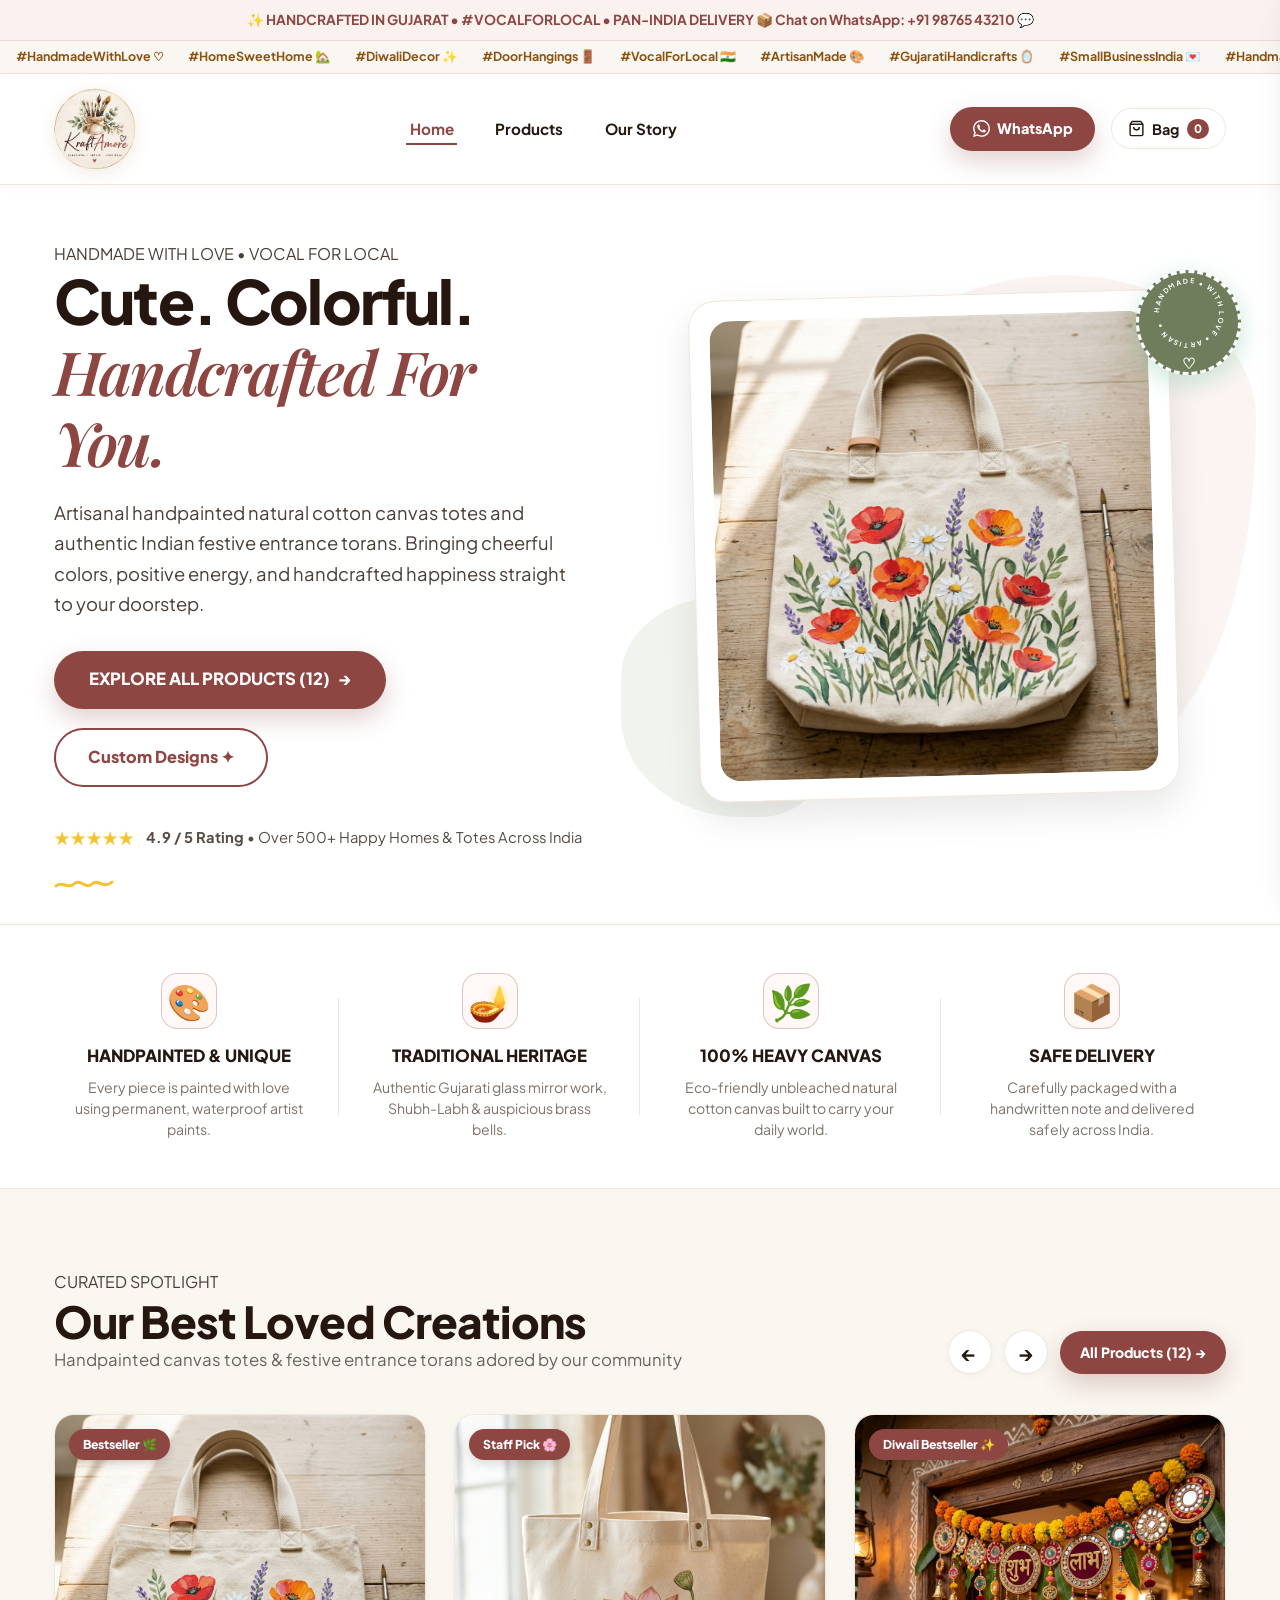
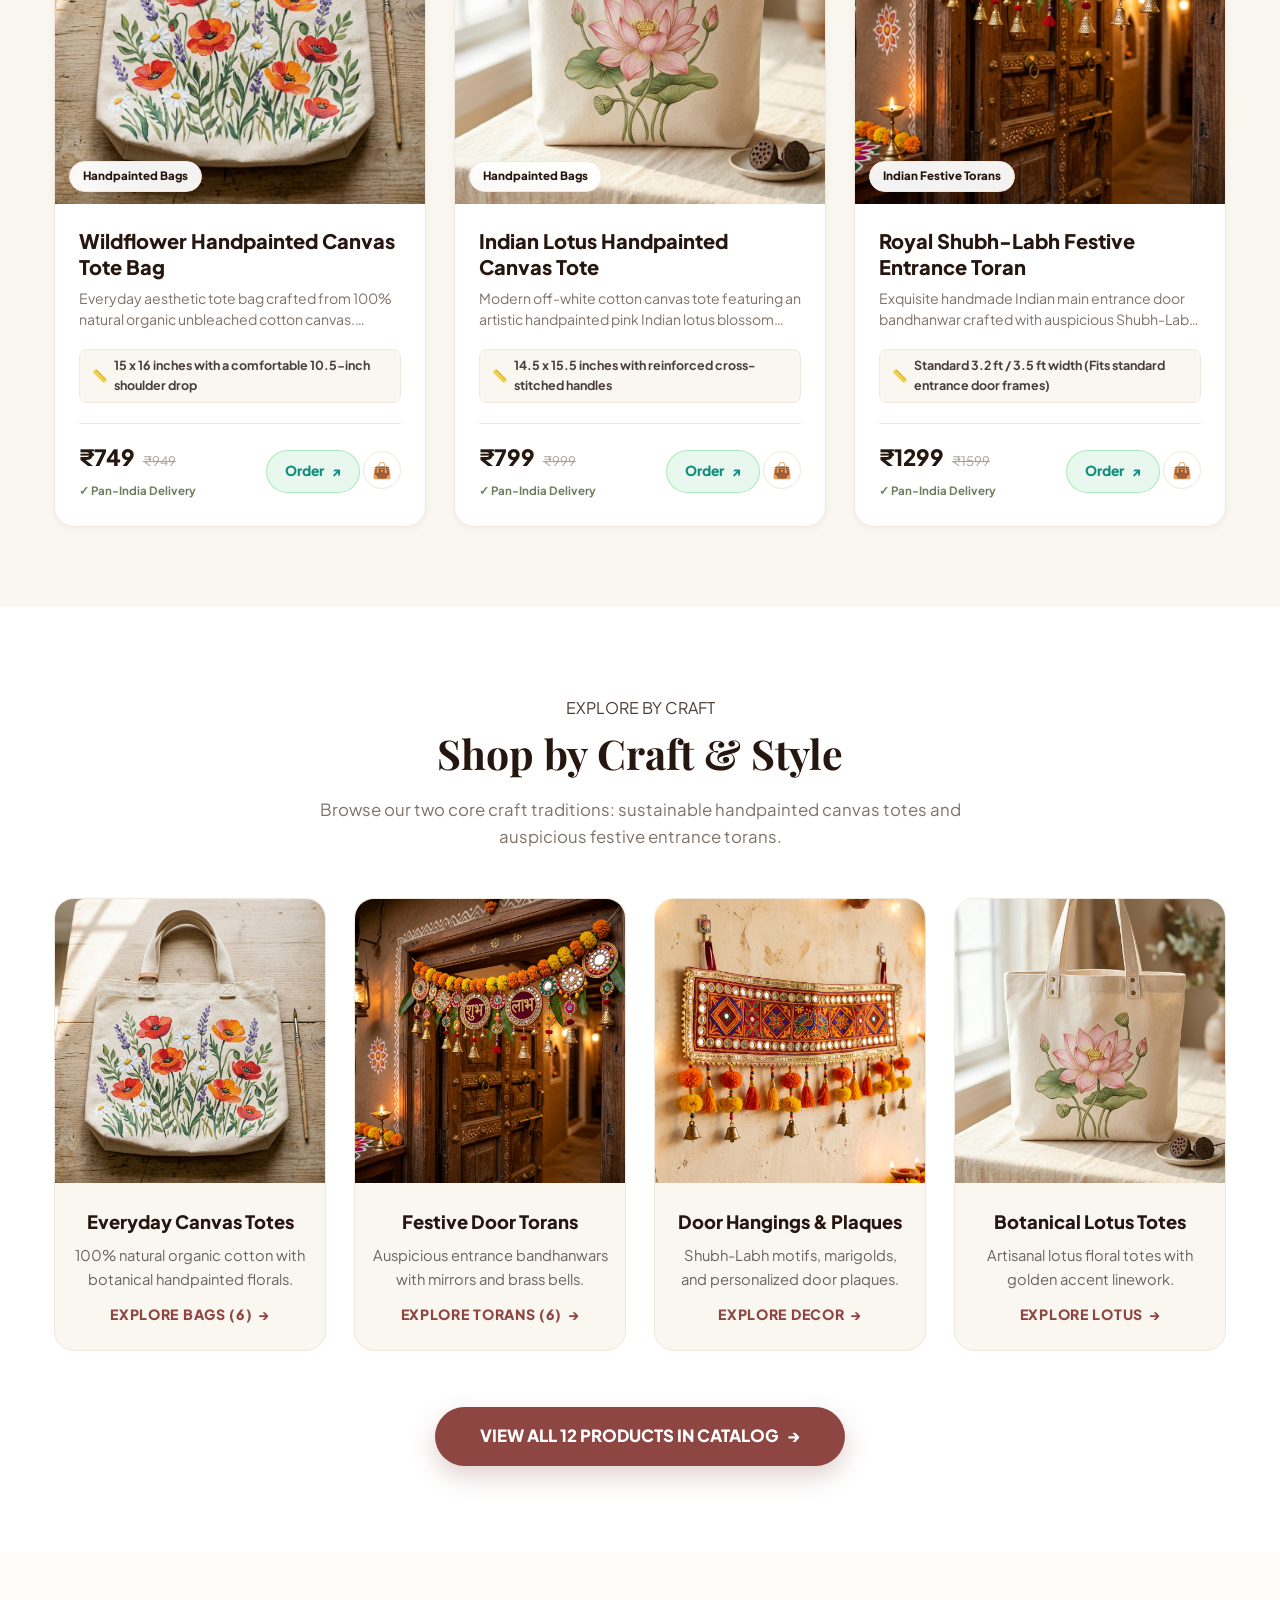
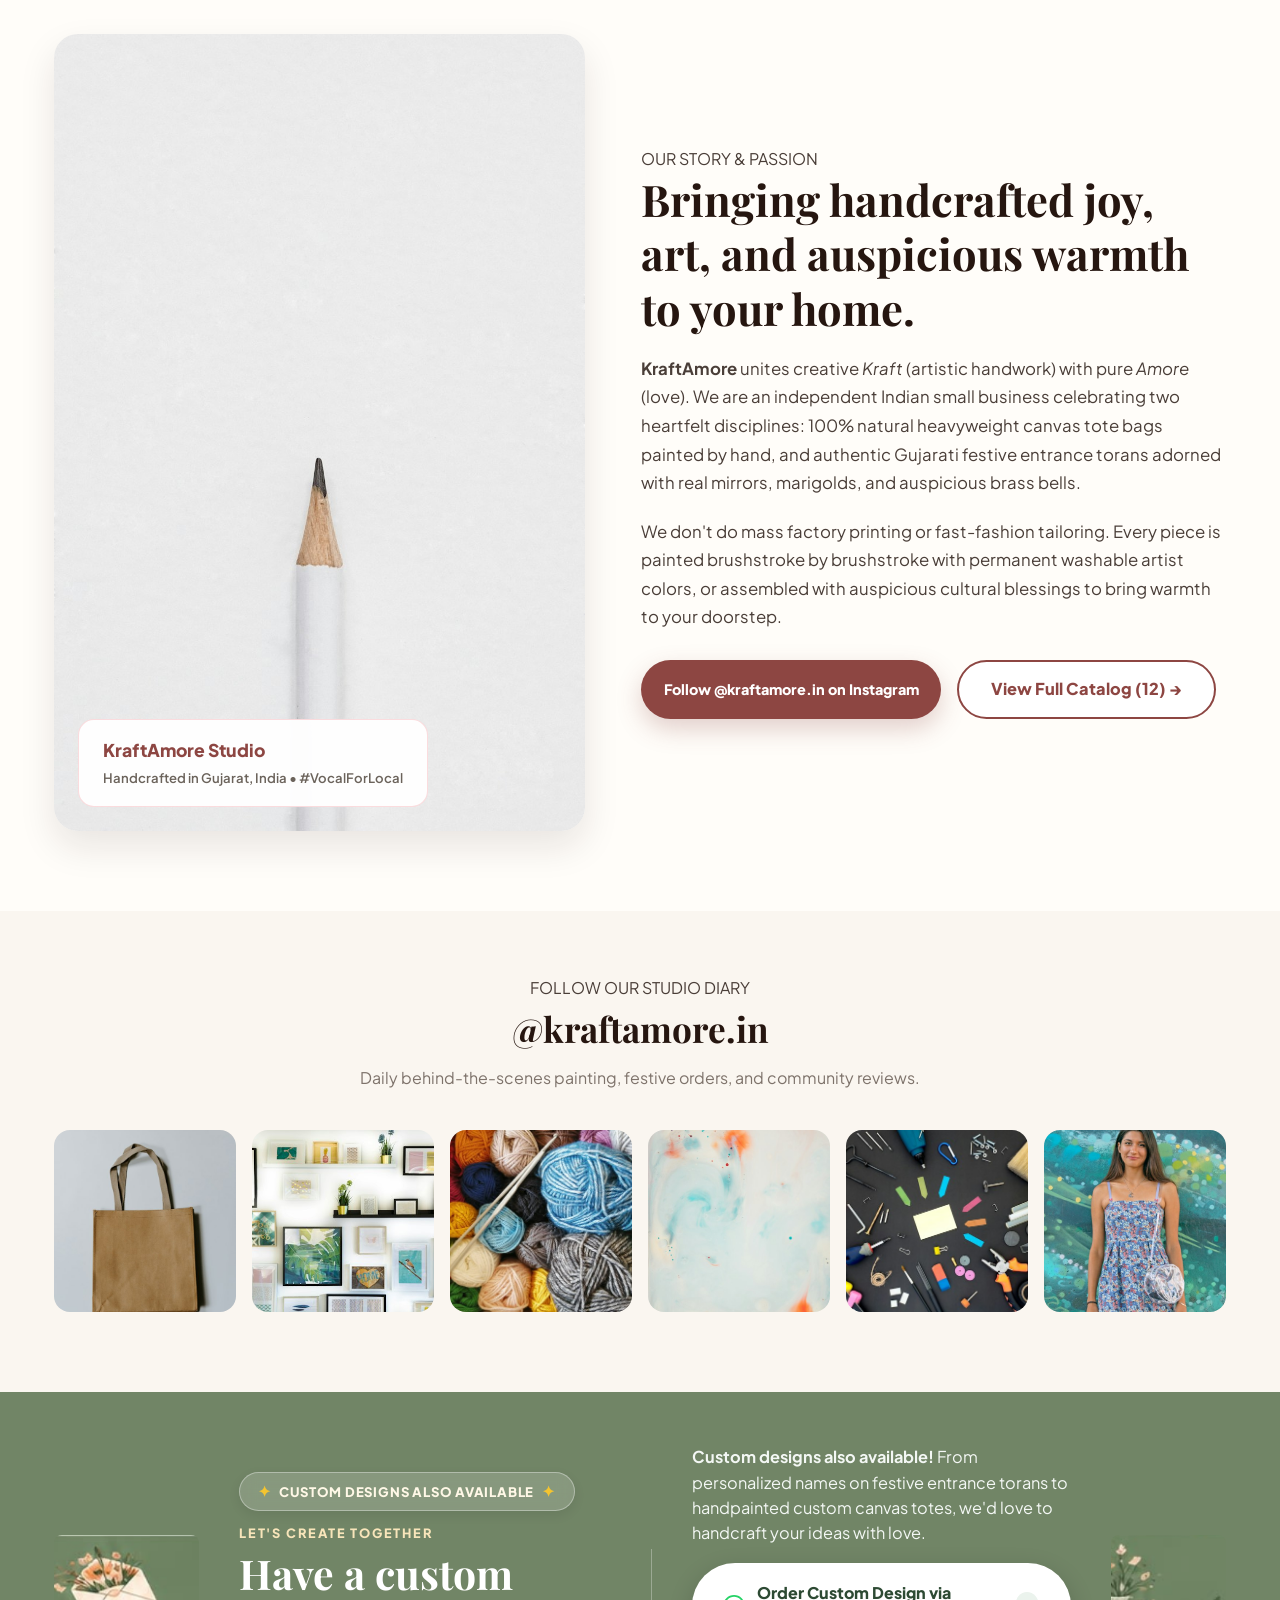
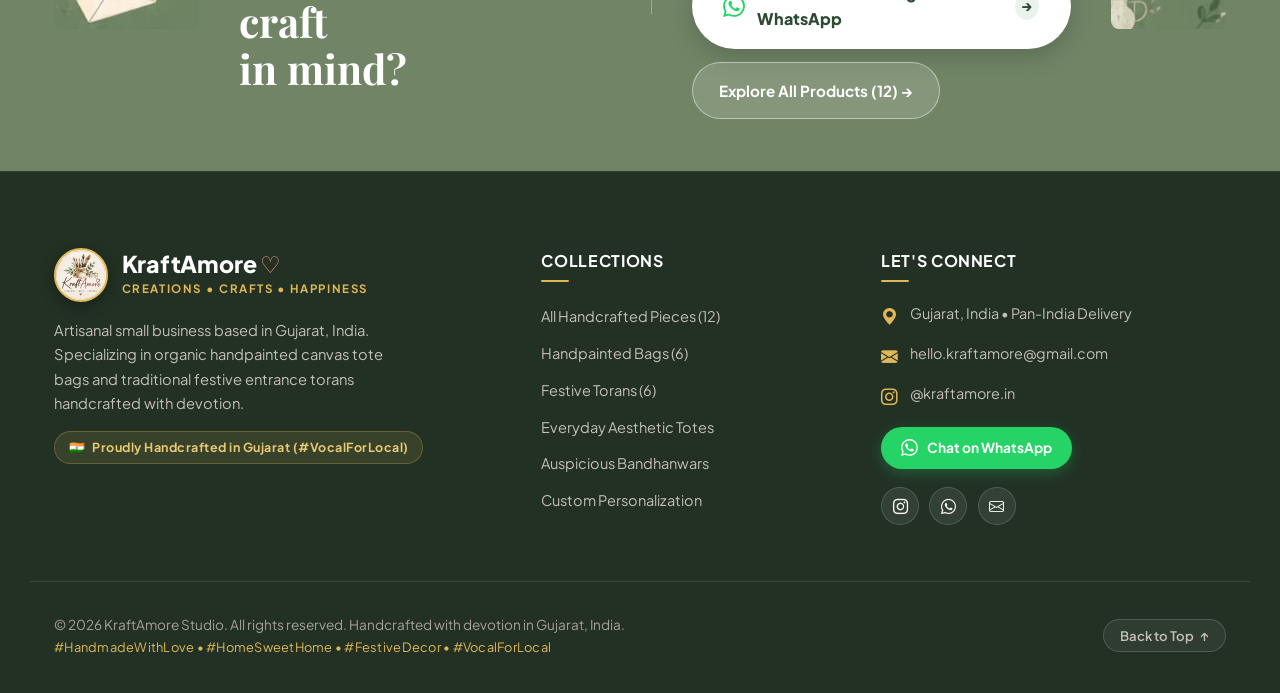
<file: index.html>
<!DOCTYPE html>
<html lang="en">
<head>
  <meta charset="UTF-8">
  <meta name="viewport" content="width=device-width, initial-scale=1.0">
  <title>KraftAmore — Handpainted Canvas Bags &amp; Indian Festive Torans</title>
  <meta name="description" content="KraftAmore: Creations • Crafts • Happiness. Handpainted organic cotton canvas bags and authentic Indian festive torans &amp; door hangings. Handcrafted with love in Gujarat, India • #VocalForLocal">
  <link rel="icon" type="image/png" href="assets/images/logo/logo.png">

  <!-- Google Fonts: Plus Jakarta Sans & Playfair Display (Reference Match) -->
  <link rel="preconnect" href="https://fonts.googleapis.com">
  <link rel="preconnect" href="https://fonts.gstatic.com" crossorigin>
  <link href="https://fonts.googleapis.com/css2?family=Playfair+Display:ital,wght@0,600;0,700;1,600;1,700&family=Plus+Jakarta+Sans:wght@400;500;600;700;800&display=swap" rel="stylesheet">

  <!-- Reference Stylesheet -->
  <link rel="stylesheet" href="assets/css/modern.css">
  <link rel="stylesheet" href="https://cdn.jsdelivr.net/npm/bootstrap-icons@1.11.3/font/bootstrap-icons.min.css">
</head>
<body>

  <!-- =========================================================================
       1. TOP ANNOUNCEMENT & CULTURAL HASHTAGS BARS
       ========================================================================= -->
  <aside class="top-announcement-bar">
    <div class="container announcement-inner">
      <span>✨ HANDCRAFTED IN GUJARAT • #VOCALFORLOCAL • PAN-INDIA DELIVERY 📦</span>
      <a href="https://wa.me/919876543210" target="_blank" rel="noopener noreferrer" class="announcement-link">
        Chat on WhatsApp: +91 98765 43210 💬
      </a>
    </div>
  </aside>

  <div class="cultural-hashtags-subbar">
    <div class="hashtag-track-scroll">
      <span class="hash-tag-pill">#HandmadeWithLove ♡</span>
      <span class="hash-tag-pill">#HomeSweetHome 🏡</span>
      <span class="hash-tag-pill">#DiwaliDecor ✨</span>
      <span class="hash-tag-pill">#DoorHangings 🚪</span>
      <span class="hash-tag-pill">#VocalForLocal 🇮🇳</span>
      <span class="hash-tag-pill">#ArtisanMade 🎨</span>
      <span class="hash-tag-pill">#GujaratiHandicrafts 🪞</span>
      <span class="hash-tag-pill">#SmallBusinessIndia 💌</span>
      <span class="hash-tag-pill">#HandmadeWithLove ♡</span>
      <span class="hash-tag-pill">#HomeSweetHome 🏡</span>
      <span class="hash-tag-pill">#DiwaliDecor ✨</span>
      <span class="hash-tag-pill">#DoorHangings 🚪</span>
      <span class="hash-tag-pill">#VocalForLocal 🇮🇳</span>
      <span class="hash-tag-pill">#ArtisanMade 🎨</span>
      <span class="hash-tag-pill">#GujaratiHandicrafts 🪞</span>
      <span class="hash-tag-pill">#SmallBusinessIndia 💌</span>
    </div>
  </div>

  <!-- =========================================================================
       2. MAIN NAVIGATION HEADER
       - Prominent Circular Logo
       - Clean single "Products" link (no categories in top nav)
       - Coral WhatsApp CTA & Bag Counter
       ========================================================================= -->
  <header class="main-nav-header">
    <div class="container nav-inner-container">
      
      <!-- Brand Identity Lockup with Official Round Logo -->
      <a href="index.html" class="brand-identity-lockup" aria-label="KraftAmore Home">
        <img src="assets/images/logo/logo.png" alt="KraftAmore - Creations • Crafts • Happiness" class="brand-circle-logo">
      </a>

      <!-- Clean Navigation Links -->
      <nav>
        <ul class="site-menu-links" id="nav-links">
          <li><a href="index.html" class="menu-link-item active">Home</a></li>
          <li><a href="products.html" class="menu-link-item">Products</a></li>
          <li><a href="#about" class="menu-link-item">Our Story</a></li>
        </ul>
      </nav>

      <!-- Header Actions -->
      <div class="header-actions-wrap">
        <!-- Direct WhatsApp Pill Button -->
        <a href="https://wa.me/919876543210?text=Hi%20KraftAmore!%20I%20would%20like%20to%20inquire%20about%20your%20handcrafted%20creations." 
           class="btn-pill-coral wa-link" 
           target="_blank" 
           rel="noopener noreferrer" 
           title="Inquire on WhatsApp">
          <svg width="17" height="17" viewBox="0 0 24 24" fill="currentColor">
            <path d="M17.472 14.382c-.297-.149-1.758-.867-2.03-.967-.273-.099-.471-.148-.67.15-.197.297-.767.966-.94 1.164-.173.199-.347.223-.644.075-.297-.15-1.255-.463-2.39-1.475-.883-.788-1.48-1.761-1.653-2.059-.173-.297-.018-.458.13-.606.134-.133.298-.347.446-.52.149-.174.198-.298.298-.497.099-.198.05-.371-.025-.52-.075-.149-.669-1.612-.916-2.207-.242-.579-.487-.5-.669-.51-.173-.008-.371-.01-.57-.01-.198 0-.52.074-.792.372-.272.297-1.04 1.016-1.04 2.479 0 1.462 1.065 2.875 1.213 3.074.149.198 2.096 3.2 5.077 4.487.709.306 1.262.489 1.694.625.712.227 1.36.195 1.871.118.571-.085 1.758-.719 2.006-1.413.248-.694.248-1.289.173-1.413-.074-.124-.272-.198-.57-.347m-5.421 7.403h-.004a9.87 9.87 0 01-5.031-1.378l-.361-.214-3.741.982.998-3.648-.235-.374a9.86 9.86 0 01-1.51-5.26c.001-5.45 4.436-9.884 9.888-9.884 2.64 0 5.122 1.03 6.988 2.898a9.825 9.825 0 012.893 6.994c-.003 5.45-4.437 9.884-9.888 9.884m8.413-18.297A11.815 11.815 0 0012.05 0C5.495 0 .16 5.335.157 11.892c0 2.096.547 4.142 1.588 5.945L.057 24l6.305-1.654a11.882 11.882 0 005.683 1.448h.005c6.554 0 11.89-5.335 11.893-11.893a11.821 11.821 0 00-3.48-8.413Z"/>
          </svg>
          <span>WhatsApp</span>
        </a>

        <!-- Inquiry Bag Trigger -->
        <button class="btn-bag-counter" id="open-bag-btn" title="View Inquiry Bag">
          <svg width="17" height="17" viewBox="0 0 24 24" fill="none" stroke="currentColor" stroke-width="2"><path d="M6 2L3 6v14a2 2 0 0 0 2 2h14a2 2 0 0 0 2-2V6l-3-4z"/><line x1="3" y1="6" x2="21" y2="6"/><path d="M16 10a4 4 0 0 1-8 0"/></svg>
          <span>Bag</span>
          <span class="bag-badge-pill" id="bag-count-badge">0</span>
        </button>

        <!-- Mobile Menu Hamburger -->
        <button class="mobile-nav-btn" id="mobile-menu-toggle" aria-label="Toggle navigation">
          <span></span>
          <span></span>
          <span></span>
        </button>
      </div>

    </div>
  </header>

  <main>
    <!-- =========================================================================
         3. HERO SECTION (INSPIRED BY REFERENCE DESIGN)
         "Cute. Colorful. Handcrafted For You."
         Pastel organic blobs, mint rotating scallop badge, doodle accents
         ========================================================================= -->
    <section class="reference-hero-section">
      <div class="container hero-layout-grid">
        
        <!-- Left: Catchy Headline & CTAs -->
        <div class="hero-left-content">
          
          <!-- Playful Doodle Squiggle -->
          <svg class="hero-doodle-squiggle" width="60" height="16" viewBox="0 0 60 16" fill="none">
            <path d="M2 10C8 4 14 14 20 8C26 2 32 14 38 8C44 2 50 14 58 6" stroke="#F4C430" stroke-width="3" stroke-linecap="round"/>
          </svg>

          <span class="section-eyebrow">HANDMADE WITH LOVE • VOCAL FOR LOCAL</span>

          <h1 class="hero-main-headline">
            Cute. Colorful.<br>
            <span class="coral-accent">Handcrafted For You.</span>
          </h1>

          <p class="hero-supporting-desc">
            Artisanal handpainted natural cotton canvas totes and authentic Indian festive entrance torans. Bringing cheerful colors, positive energy, and handcrafted happiness straight to your doorstep.
          </p>

          <div class="hero-cta-button-group">
            <a href="products.html" class="btn-hero-solid">
              <span>EXPLORE ALL PRODUCTS (12)</span>
              <span>→</span>
            </a>
            <a href="#custom-cta" class="btn-hero-outline">
              <span>Custom Designs ✦</span>
            </a>
          </div>

          <!-- Customer Trust Rating -->
          <div style="display: flex; align-items: center; gap: 0.75rem; margin-top: 2rem; font-size: 0.92rem; color: #554D45;">
            <span style="color: #F4C430; font-size: 1.15rem;">★★★★★</span>
            <span><strong>4.9 / 5 Rating</strong> • Over 500+ Happy Homes &amp; Totes Across India</span>
          </div>

        </div>

        <!-- Right: Showcase Stage with Pastel Blobs & Mint Scallop Seal -->
        <div class="hero-right-stage">
          
          <!-- Organic Pastel Blobs -->
          <div class="pastel-blob-peach"></div>
          <div class="pastel-blob-mint"></div>

          <!-- Showcase Image Card -->
          <div class="showcase-stage-box">
            <img src="assets/images/hero/hero-craft-showcase.jpg" alt="KraftAmore Handcrafted Canvas Bag &amp; Festive Toran Collection" class="showcase-main-photo">
          </div>

          <!-- Rotating Mint Scallop Badge Seal -->
          <div class="mint-scallop-seal" title="100% Handmade with Love">
            <svg viewBox="0 0 100 100" class="rotating-text-svg">
              <path id="scallopCirclePath" d="M 50, 50 m -37, 0 a 37,37 0 1,1 74,0 a 37,37 0 1,1 -74,0" fill="none"/>
              <text font-size="8.5" font-weight="700" letter-spacing="2" fill="#FFFFFF">
                <textPath href="#scallopCirclePath" startOffset="0%">
                  HANDMADE • WITH LOVE • ARTISAN •
                </textPath>
              </text>
            </svg>
            <span class="heart">♡</span>
          </div>

        </div>

      </div>
    </section>

    <!-- =========================================================================
         4. FOUR VALUE PILLARS BAR (MATCHING REFERENCE DESIGN)
         ========================================================================= -->
    <section class="reference-pillars-section">
      <div class="container reference-pillars-grid">
        
        <div class="ref-pillar-item">
          <div class="ref-pillar-icon">🎨</div>
          <h4 class="ref-pillar-title">HANDPAINTED &amp; UNIQUE</h4>
          <p class="ref-pillar-desc">Every piece is painted with love using permanent, waterproof artist paints.</p>
        </div>

        <div class="ref-pillar-item">
          <div class="ref-pillar-icon">🪔</div>
          <h4 class="ref-pillar-title">TRADITIONAL HERITAGE</h4>
          <p class="ref-pillar-desc">Authentic Gujarati glass mirror work, Shubh-Labh &amp; auspicious brass bells.</p>
        </div>

        <div class="ref-pillar-item">
          <div class="ref-pillar-icon">🌿</div>
          <h4 class="ref-pillar-title">100% HEAVY CANVAS</h4>
          <p class="ref-pillar-desc">Eco-friendly unbleached natural cotton canvas built to carry your daily world.</p>
        </div>

        <div class="ref-pillar-item">
          <div class="ref-pillar-icon">📦</div>
          <h4 class="ref-pillar-title">SAFE DELIVERY</h4>
          <p class="ref-pillar-desc">Carefully packaged with a handwritten note and delivered safely across India.</p>
        </div>

      </div>
    </section>

    <!-- =========================================================================
         5. INTERACTIVE FEATURED CAROUSEL (BAGS & TORANS)
         ========================================================================= -->
    <section class="home-carousel-section" id="featured-carousel">
      <div class="container">
        
        <div class="carousel-heading-row">
          <div>
            <span class="section-eyebrow">CURATED SPOTLIGHT</span>
            <h2 class="carousel-section-title">Our Best Loved Creations</h2>
            <p style="color: #6B635B; font-size: 1.05rem;">Handpainted canvas totes &amp; festive entrance torans adored by our community</p>
          </div>

          <div class="carousel-nav-arrows">
            <button class="carousel-arrow-btn" id="carousel-prev" aria-label="Previous slide" title="Previous">←</button>
            <button class="carousel-arrow-btn" id="carousel-next" aria-label="Next slide" title="Next">→</button>
            <a href="products.html" class="btn-pill-coral" style="padding: 0.65rem 1.25rem; font-size: 0.88rem;">
              All Products (12) →
            </a>
          </div>
        </div>

        <!-- Carousel Track Viewport -->
        <div class="carousel-viewport">
          <div class="carousel-track" id="carousel-track">
            <!-- Dynamically populated from PRODUCTS_DATA via modern.js -->
          </div>
        </div>

        <!-- Carousel Navigation Dots -->
        <div class="carousel-dots-wrap" id="carousel-dots"></div>

      </div>
    </section>

    <!-- =========================================================================
         6. SHOP BY STYLE / CRAFT (MATCHING REFERENCE DESIGN 4-CARD GRID)
         ========================================================================= -->
    <section class="shop-by-style-section">
      <div class="container">
        
        <div style="text-align: center; max-width: 680px; margin: 0 auto 3rem;">
          <span class="section-eyebrow">EXPLORE BY CRAFT</span>
          <h2 style="font-family: var(--font-serif); font-size: clamp(2rem, 3.2vw, 2.75rem); color: var(--text-dark); margin-bottom: 0.65rem;">
            Shop by Craft &amp; Style
          </h2>
          <p style="color: var(--text-muted); font-size: 1.05rem;">
            Browse our two core craft traditions: sustainable handpainted canvas totes and auspicious festive entrance torans.
          </p>
        </div>

        <div class="style-cards-grid">
          
          <!-- Style Card 1: Everyday Totes -->
          <div class="style-card-box">
            <div class="style-img-wrap">
              <img src="assets/images/products/totes/wildflower-canvas-tote.jpg" alt="Handpainted Canvas Tote Bag" class="style-card-img">
            </div>
            <div class="style-body-content">
              <h3 class="style-name-title">Everyday Canvas Totes</h3>
              <p style="color: #6B635B; font-size: 0.92rem; margin-bottom: 0.75rem;">100% natural organic cotton with botanical handpainted florals.</p>
              <a href="products.html?category=bags" class="style-link-action">
                <span>Explore Bags (6)</span>
                <span>→</span>
              </a>
            </div>
          </div>

          <!-- Style Card 2: Festive Entrance Torans -->
          <div class="style-card-box">
            <div class="style-img-wrap">
              <img src="assets/images/products/torans/royal-shubh-labh-toran.jpg" alt="Indian Festive Toran Bandhanwar" class="style-card-img">
            </div>
            <div class="style-body-content">
              <h3 class="style-name-title">Festive Door Torans</h3>
              <p style="color: #6B635B; font-size: 0.92rem; margin-bottom: 0.75rem;">Auspicious entrance bandhanwars with mirrors and brass bells.</p>
              <a href="products.html?category=torans" class="style-link-action">
                <span>Explore Torans (6)</span>
                <span>→</span>
              </a>
            </div>
          </div>

          <!-- Style Card 3: Door Hangings & Plaques -->
          <div class="style-card-box">
            <div class="style-img-wrap">
              <img src="assets/images/products/torans/gujarati-mirror-toran.jpg" alt="Home Sweet Home Door Hangings" class="style-card-img">
            </div>
            <div class="style-body-content">
              <h3 class="style-name-title">Door Hangings &amp; Plaques</h3>
              <p style="color: #6B635B; font-size: 0.92rem; margin-bottom: 0.75rem;">Shubh-Labh motifs, marigolds, and personalized door plaques.</p>
              <a href="products.html?category=torans" class="style-link-action">
                <span>Explore Decor</span>
                <span>→</span>
              </a>
            </div>
          </div>

          <!-- Style Card 4: Zipper Pouches & Minis -->
          <div class="style-card-box">
            <div class="style-img-wrap">
              <img src="assets/images/products/totes/botanical-lineart-tote.jpg" alt="Indian Lotus Handpainted Tote" class="style-card-img">
            </div>
            <div class="style-body-content">
              <h3 class="style-name-title">Botanical Lotus Totes</h3>
              <p style="color: #6B635B; font-size: 0.92rem; margin-bottom: 0.75rem;">Artisanal lotus floral totes with golden accent linework.</p>
              <a href="products.html?category=bags" class="style-link-action">
                <span>Explore Lotus</span>
                <span>→</span>
              </a>
            </div>
          </div>

        </div>

        <!-- Big Center CTA Button -->
        <div style="text-align: center; margin-top: 3.5rem;">
          <a href="products.html" class="btn-hero-solid" style="padding: 1rem 2.8rem; font-size: 1.05rem;">
            <span>VIEW ALL 12 PRODUCTS IN CATALOG</span>
            <span>→</span>
          </a>
        </div>

      </div>
    </section>

    <!-- =========================================================================
         7. OUR STORY (AUTHENTIC SMALL BUSINESS CRAFT)
         ========================================================================= -->
    <section class="about-section" id="about" style="padding: 5rem 0;">
      <div class="container">
        
        <div style="display: grid; grid-template-columns: 1fr 1.1fr; gap: 3.5rem; align-items: center;">
          <div>
            <div style="position: relative; border-radius: 24px; overflow: hidden; box-shadow: var(--shadow-lg);">
              <img src="assets/images/hero/maker-studio.jpg" alt="KraftAmore Studio Crafting" style="width: 100%; height: auto; display: block;">
              <div style="position: absolute; bottom: 1.5rem; left: 1.5rem; background: rgba(255, 255, 255, 0.95); backdrop-filter: blur(8px); padding: 1rem 1.5rem; border-radius: 16px; border: 1px solid rgba(232, 80, 91, 0.2);">
                <div style="font-weight: 800; color: var(--coral-primary); font-size: 1.1rem;">KraftAmore Studio</div>
                <small style="color: #6B635B; font-size: 0.82rem; font-weight: 600;">Handcrafted in Gujarat, India • #VocalForLocal</small>
              </div>
            </div>
          </div>

          <div>
            <span class="section-eyebrow">OUR STORY &amp; PASSION</span>
            <h2 style="font-family: var(--font-serif); font-size: clamp(2.2rem, 3.4vw, 3rem); color: var(--text-dark); margin-bottom: 1.25rem; line-height: 1.25;">
              Bringing handcrafted joy, art, and auspicious warmth to your home.
            </h2>
            <p style="color: var(--text-body); font-size: 1.05rem; line-height: 1.7; margin-bottom: 1.25rem;">
              <strong>KraftAmore</strong> unites creative <em>Kraft</em> (artistic handwork) with pure <em>Amore</em> (love). We are an independent Indian small business celebrating two heartfelt disciplines: 100% natural heavyweight canvas tote bags painted by hand, and authentic Gujarati festive entrance torans adorned with real mirrors, marigolds, and auspicious brass bells.
            </p>
            <p style="color: var(--text-body); font-size: 1.05rem; line-height: 1.7; margin-bottom: 1.75rem;">
              We don't do mass factory printing or fast-fashion tailoring. Every piece is painted brushstroke by brushstroke with permanent washable artist colors, or assembled with auspicious cultural blessings to bring warmth to your doorstep.
            </p>
            <div style="display: flex; gap: 1rem; flex-wrap: wrap;">
              <a href="https://www.instagram.com/kraftamore.in" target="_blank" rel="noopener noreferrer" class="btn-pill-coral">
                <span>Follow @kraftamore.in on Instagram</span>
              </a>
              <a href="products.html" class="btn-hero-outline">
                <span>View Full Catalog (12) →</span>
              </a>
            </div>
          </div>
        </div>

      </div>
    </section>

    <!-- =========================================================================
         9. INSTAGRAM LOOKBOOK FEED
         ========================================================================= -->
    <section class="lookbook-section" style="padding: 4rem 0 5rem; background-color: var(--bg-section-alt);">
      <div class="container">
        
        <div style="text-align: center; margin-bottom: 2.5rem;">
          <span class="section-eyebrow">FOLLOW OUR STUDIO DIARY</span>
          <h2 style="font-family: var(--font-serif); font-size: 2.2rem; color: var(--text-dark); margin-bottom: 0.5rem;">
            @kraftamore.in
          </h2>
          <p style="color: var(--text-muted); font-size: 1rem;">Daily behind-the-scenes painting, festive orders, and community reviews.</p>
        </div>

        <div style="display: grid; grid-template-columns: repeat(auto-fill, minmax(180px, 1fr)); gap: 1rem;">
          <a href="https://www.instagram.com/kraftamore.in" target="_blank" rel="noopener noreferrer" style="border-radius: 16px; overflow: hidden; display: block; aspect-ratio: 1; position: relative;">
            <img src="assets/images/instagram/ig-post-1.jpg" alt="Instagram Post" style="width: 100%; height: 100%; object-fit: cover;">
          </a>
          <a href="https://www.instagram.com/kraftamore.in" target="_blank" rel="noopener noreferrer" style="border-radius: 16px; overflow: hidden; display: block; aspect-ratio: 1; position: relative;">
            <img src="assets/images/instagram/ig-post-2.jpg" alt="Instagram Post" style="width: 100%; height: 100%; object-fit: cover;">
          </a>
          <a href="https://www.instagram.com/kraftamore.in" target="_blank" rel="noopener noreferrer" style="border-radius: 16px; overflow: hidden; display: block; aspect-ratio: 1; position: relative;">
            <img src="assets/images/instagram/ig-post-3.jpg" alt="Instagram Post" style="width: 100%; height: 100%; object-fit: cover;">
          </a>
          <a href="https://www.instagram.com/kraftamore.in" target="_blank" rel="noopener noreferrer" style="border-radius: 16px; overflow: hidden; display: block; aspect-ratio: 1; position: relative;">
            <img src="assets/images/instagram/ig-post-4.jpg" alt="Instagram Post" style="width: 100%; height: 100%; object-fit: cover;">
          </a>
          <a href="https://www.instagram.com/kraftamore.in" target="_blank" rel="noopener noreferrer" style="border-radius: 16px; overflow: hidden; display: block; aspect-ratio: 1; position: relative;">
            <img src="assets/images/instagram/ig-post-5.jpg" alt="Instagram Post" style="width: 100%; height: 100%; object-fit: cover;">
          </a>
          <a href="https://www.instagram.com/kraftamore.in" target="_blank" rel="noopener noreferrer" style="border-radius: 16px; overflow: hidden; display: block; aspect-ratio: 1; position: relative;">
            <img src="assets/images/instagram/ig-post-6.jpg" alt="Instagram Post" style="width: 100%; height: 100%; object-fit: cover;">
          </a>
        </div>

      </div>
    </section>

    <!-- =========================================================================
         8. PRE-FOOTER ARTISANAL CTA BANNER (CUSTOM DESIGNS AVAILABLE)
         "LET'S CREATE TOGETHER - Have a custom craft in mind?"
         Features floral envelope charm, sage background (#718566), and direct WhatsApp pill
         ========================================================================= -->
    <section class="prefooter-artisanal-cta" id="custom-cta">
      <div class="container cta-banner-inner">
        
        <!-- Left: Envelope with Flowers Illustration -->
        <div class="cta-banner-left-art">
          <img src="assets/images/hero/envelope-floral.png" alt="Handcrafted Floral Envelope" class="cta-art-envelope">
        </div>

        <!-- Middle-Left: Title Lockup -->
        <div class="cta-banner-heading-wrap">
          <div class="cta-custom-tag-badge">
            <span class="sparkle">✦</span>
            <span>Custom Designs Also Available</span>
            <span class="sparkle">✦</span>
          </div>
          <span class="cta-banner-eyebrow">LET'S CREATE TOGETHER</span>
          <h2 class="cta-banner-headline">Have a custom craft<br>in mind?</h2>
        </div>

        <!-- Vertical Line Divider -->
        <div class="cta-banner-divider" aria-hidden="true"></div>

        <!-- Middle-Right: Action & Description -->
        <div class="cta-banner-action-wrap">
          <p class="cta-banner-desc">
            <strong>Custom designs also available!</strong> From personalized names on festive entrance torans to handpainted custom canvas totes, we'd love to handcraft your ideas with love.
          </p>
          <div class="cta-banner-buttons-group">
            <a href="https://wa.me/919876543210?text=Hello%20KraftAmore!%20%F0%9F%8C%B8%20I%20would%20like%20to%20discuss%20a%20custom%20design%20(personalized%20toran%20or%20handpainted%20canvas%20bag)!" 
               target="_blank" 
               rel="noopener noreferrer" 
               class="btn-cta-banner-primary wa-link"
               title="Order Custom Design via WhatsApp">
              <svg class="btn-wa-icon" viewBox="0 0 24 24">
                <path d="M17.472 14.382c-.297-.149-1.758-.867-2.03-.967-.273-.099-.471-.148-.67.15-.197.297-.767.966-.94 1.164-.173.199-.347.223-.644.075-.297-.15-1.255-.463-2.39-1.475-.883-.788-1.48-1.761-1.653-2.059-.173-.297-.018-.458.13-.606.134-.133.298-.347.446-.52.149-.174.198-.298.298-.497.099-.198.05-.371-.025-.52-.075-.149-.669-1.612-.916-2.207-.242-.579-.487-.5-.669-.51-.173-.008-.371-.01-.57-.01-.198 0-.52.074-.792.372-.272.297-1.04 1.016-1.04 2.479 0 1.462 1.065 2.875 1.213 3.074.149.198 2.096 3.2 5.077 4.487.709.306 1.262.489 1.694.625.712.227 1.36.195 1.871.118.571-.085 1.758-.719 2.006-1.413.248-.694.248-1.289.173-1.413-.074-.124-.272-.198-.57-.347m-5.421 7.403h-.004a9.87 9.87 0 01-5.031-1.378l-.361-.214-3.741.982.998-3.648-.235-.374a9.86 9.86 0 01-1.51-5.26c.001-5.45 4.436-9.884 9.888-9.884 2.64 0 5.122 1.03 6.988 2.898a9.825 9.825 0 012.893 6.994c-.003 5.45-4.437 9.884-9.888 9.884m8.413-18.297A11.815 11.815 0 0012.05 0C5.495 0 .16 5.335.157 11.892c0 2.096.547 4.142 1.588 5.945L.057 24l6.305-1.654a11.882 11.882 0 005.683 1.448h.005c6.554 0 11.89-5.335 11.893-11.893a11.821 11.821 0 00-3.48-8.413Z"/>
              </svg>
              <span>Order Custom Design via WhatsApp</span>
              <span class="btn-arrow-circle">→</span>
            </a>
            <a href="products.html" class="btn-cta-banner-secondary">
              <span>Explore All Products (12) →</span>
            </a>
          </div>
        </div>

        <!-- Right: Vase with Flowers Illustration -->
        <div class="cta-banner-right-art">
          <img src="assets/images/hero/vase-floral.png" alt="Artisan Floral Vase" class="cta-art-vase">
        </div>

      </div>
    </section>

  </main>

  <!-- =========================================================================
       9. FOOTER SECTION
       ========================================================================= -->
    <!-- =========================================================================
       ARTISANAL STUDIO FOOTER (BOTANICAL DARK #223124 REFERENCE-MATCHED)
       ========================================================================= -->
    <!-- =========================================================================
       ARTISANAL STUDIO FOOTER (3 CLEAN FOCUSED COLUMNS)
       ========================================================================= -->
  <footer class="site-footer">
    <div class="container footer-grid">
      
      <!-- Column 1: Brand & Studio Identity -->
      <div>
        <div class="footer-brand-title">
          <img src="assets/images/logo/logo.png" alt="KraftAmore" class="footer-logo-img">
          <div>
            <div class="footer-brand-name">KraftAmore <span class="coral-heart">♡</span></div>
            <small class="footer-brand-tagline">CREATIONS • CRAFTS • HAPPINESS</small>
          </div>
        </div>
        <p class="footer-desc">
          Artisanal small business based in Gujarat, India. Specializing in organic handpainted canvas tote bags and traditional festive entrance torans handcrafted with devotion.
        </p>
        <div class="footer-badge-pill">
          <span>🇮🇳</span>
          <span>Proudly Handcrafted in Gujarat (#VocalForLocal)</span>
        </div>
      </div>

      <!-- Column 2: Collections -->
      <div>
        <h4 class="footer-col-head">Collections</h4>
        <ul class="footer-nav-list">
          <li><a href="products.html">All Handcrafted Pieces (12)</a></li>
          <li><a href="products.html?category=bags">Handpainted Bags (6)</a></li>
          <li><a href="products.html?category=torans">Festive Torans (6)</a></li>
          <li><a href="products.html?category=bags">Everyday Aesthetic Totes</a></li>
          <li><a href="products.html?category=torans">Auspicious Bandhanwars</a></li>
          <li><a href="index.html#custom-cta">Custom Personalization</a></li>
        </ul>
      </div>

      <!-- Column 3: Let's Connect -->
      <div>
        <h4 class="footer-col-head">Let's Connect</h4>
        <ul class="footer-contact-list">
          <li class="footer-contact-item">
            <i class="bi bi-geo-alt-fill footer-contact-icon"></i>
            <span>Gujarat, India • Pan-India Delivery</span>
          </li>
          <li class="footer-contact-item">
            <i class="bi bi-envelope-fill footer-contact-icon"></i>
            <a href="mailto:hello.kraftamore@gmail.com">hello.kraftamore@gmail.com</a>
          </li>
          <li class="footer-contact-item">
            <i class="bi bi-instagram footer-contact-icon"></i>
            <a href="https://www.instagram.com/kraftamore.in" target="_blank" rel="noopener noreferrer">@kraftamore.in</a>
          </li>
        </ul>

        <!-- Direct WhatsApp Pill Button -->
        <a href="https://wa.me/919876543210?text=Hi%20KraftAmore!%20I%20would%20like%20to%20inquire%20about%20your%20handcrafted%20creations." 
           target="_blank" rel="noopener noreferrer" class="footer-wa-pill">
          <svg width="17" height="17" viewBox="0 0 24 24" fill="currentColor">
            <path d="M17.472 14.382c-.297-.149-1.758-.867-2.03-.967-.273-.099-.471-.148-.67.15-.197.297-.767.966-.94 1.164-.173.199-.347.223-.644.075-.297-.15-1.255-.463-2.39-1.475-.883-.788-1.48-1.761-1.653-2.059-.173-.297-.018-.458.13-.606.134-.133.298-.347.446-.52.149-.174.198-.298.298-.497.099-.198.05-.371-.025-.52-.075-.149-.669-1.612-.916-2.207-.242-.579-.487-.5-.669-.51-.173-.008-.371-.01-.57-.01-.198 0-.52.074-.792.372-.272.297-1.04 1.016-1.04 2.479 0 1.462 1.065 2.875 1.213 3.074.149.198 2.096 3.2 5.077 4.487.709.306 1.262.489 1.694.625.712.227 1.36.195 1.871.118.571-.085 1.758-.719 2.006-1.413.248-.694.248-1.289.173-1.413-.074-.124-.272-.198-.57-.347m-5.421 7.403h-.004a9.87 9.87 0 01-5.031-1.378l-.361-.214-3.741.982.998-3.648-.235-.374a9.86 9.86 0 01-1.51-5.26c.001-5.45 4.436-9.884 9.888-9.884 2.64 0 5.122 1.03 6.988 2.898a9.825 9.825 0 012.893 6.994c-.003 5.45-4.437 9.884-9.888 9.884m8.413-18.297A11.815 11.815 0 0012.05 0C5.495 0 .16 5.335.157 11.892c0 2.096.547 4.142 1.588 5.945L.057 24l6.305-1.654a11.882 11.882 0 005.683 1.448h.005c6.554 0 11.89-5.335 11.893-11.893a11.821 11.821 0 00-3.48-8.413Z"/>
          </svg>
          <span>Chat on WhatsApp</span>
        </a>

        <!-- Social Buttons -->
        <div class="footer-social-row">
          <a href="https://www.instagram.com/kraftamore.in" target="_blank" rel="noopener noreferrer" class="footer-social-btn" title="Follow on Instagram">
            <i class="bi bi-instagram"></i>
          </a>
          <a href="https://wa.me/919876543210" target="_blank" rel="noopener noreferrer" class="footer-social-btn" title="Chat on WhatsApp">
            <i class="bi bi-whatsapp"></i>
          </a>
          <a href="mailto:hello.kraftamore@gmail.com" class="footer-social-btn" title="Email Studio">
            <i class="bi bi-envelope"></i>
          </a>
        </div>
      </div>

    </div>

    <!-- Bottom Strip -->
    <div class="container footer-bottom-strip">
      <div>
        <p class="mb-1">&copy; 2026 KraftAmore Studio. All rights reserved. Handcrafted with devotion in Gujarat, India.</p>
        <span class="footer-hashtags">#HandmadeWithLove • #HomeSweetHome • #FestiveDecor • #VocalForLocal</span>
      </div>
      <button type="button" class="footer-back-to-top" onclick="window.scrollTo({top: 0, behavior: 'smooth'})">
        <span>Back to Top</span>
        <span>↑</span>
      </button>
    </div>
  </footer>

  <!-- Inquiry Bag Drawer -->
  <div class="bag-drawer-overlay" id="bag-drawer-backdrop"></div>
  <aside class="bag-drawer" id="bag-drawer" aria-label="Your Inquiry Bag">
    <div class="bag-drawer-header">
      <div class="bag-drawer-title">
        <svg width="20" height="20" viewBox="0 0 24 24" fill="none" stroke="currentColor" stroke-width="2"><path d="M6 2L3 6v14a2 2 0 0 0 2 2h14a2 2 0 0 0 2-2V6l-3-4z"/><line x1="3" y1="6" x2="21" y2="6"/><path d="M16 10a4 4 0 0 1-8 0"/></svg>
        <h3>Your Inquiry Bag</h3>
      </div>
      <button class="bag-close-btn" id="close-bag-btn" aria-label="Close Inquiry Bag">&times;</button>
    </div>

    <div class="bag-drawer-body" id="bag-items-list"></div>

    <div class="bag-drawer-footer" id="bag-drawer-footer">
      <div class="bag-subtotal-row">
        <span>Estimated Total:</span>
        <span class="bag-total-amount" id="bag-total-amount">₹0</span>
      </div>
      <a href="#" class="btn-hero-solid" style="width: 100%; justify-content: center; padding: 0.95rem; margin-top: 1rem;" id="bag-wa-submit" target="_blank">
        <span>Inquire Bag via WhatsApp 💬</span>
      </a>
    </div>
  </aside>

  <!-- Modular Scripts -->
  <script src="data/config.js"></script>
  <script src="data/products.js"></script>
  <script src="assets/js/modern.js"></script>
</body>
</html>
</file>
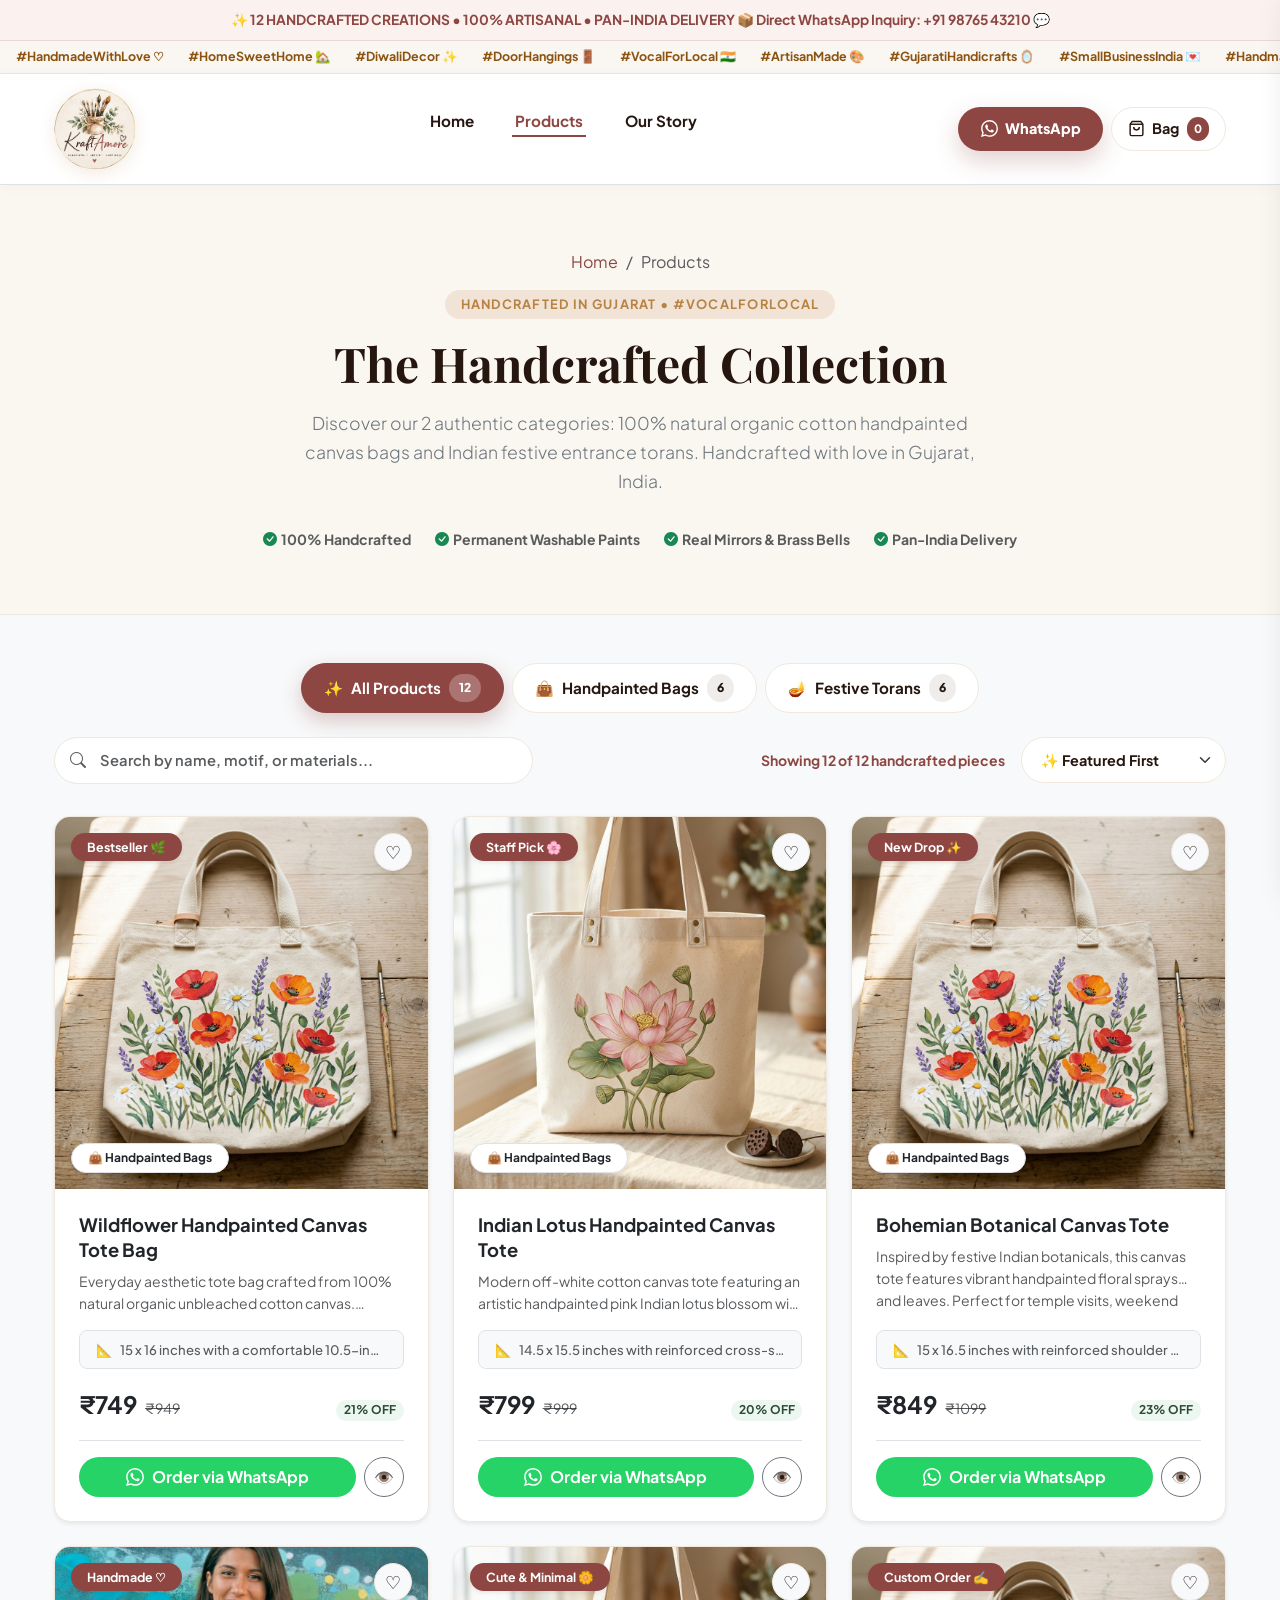
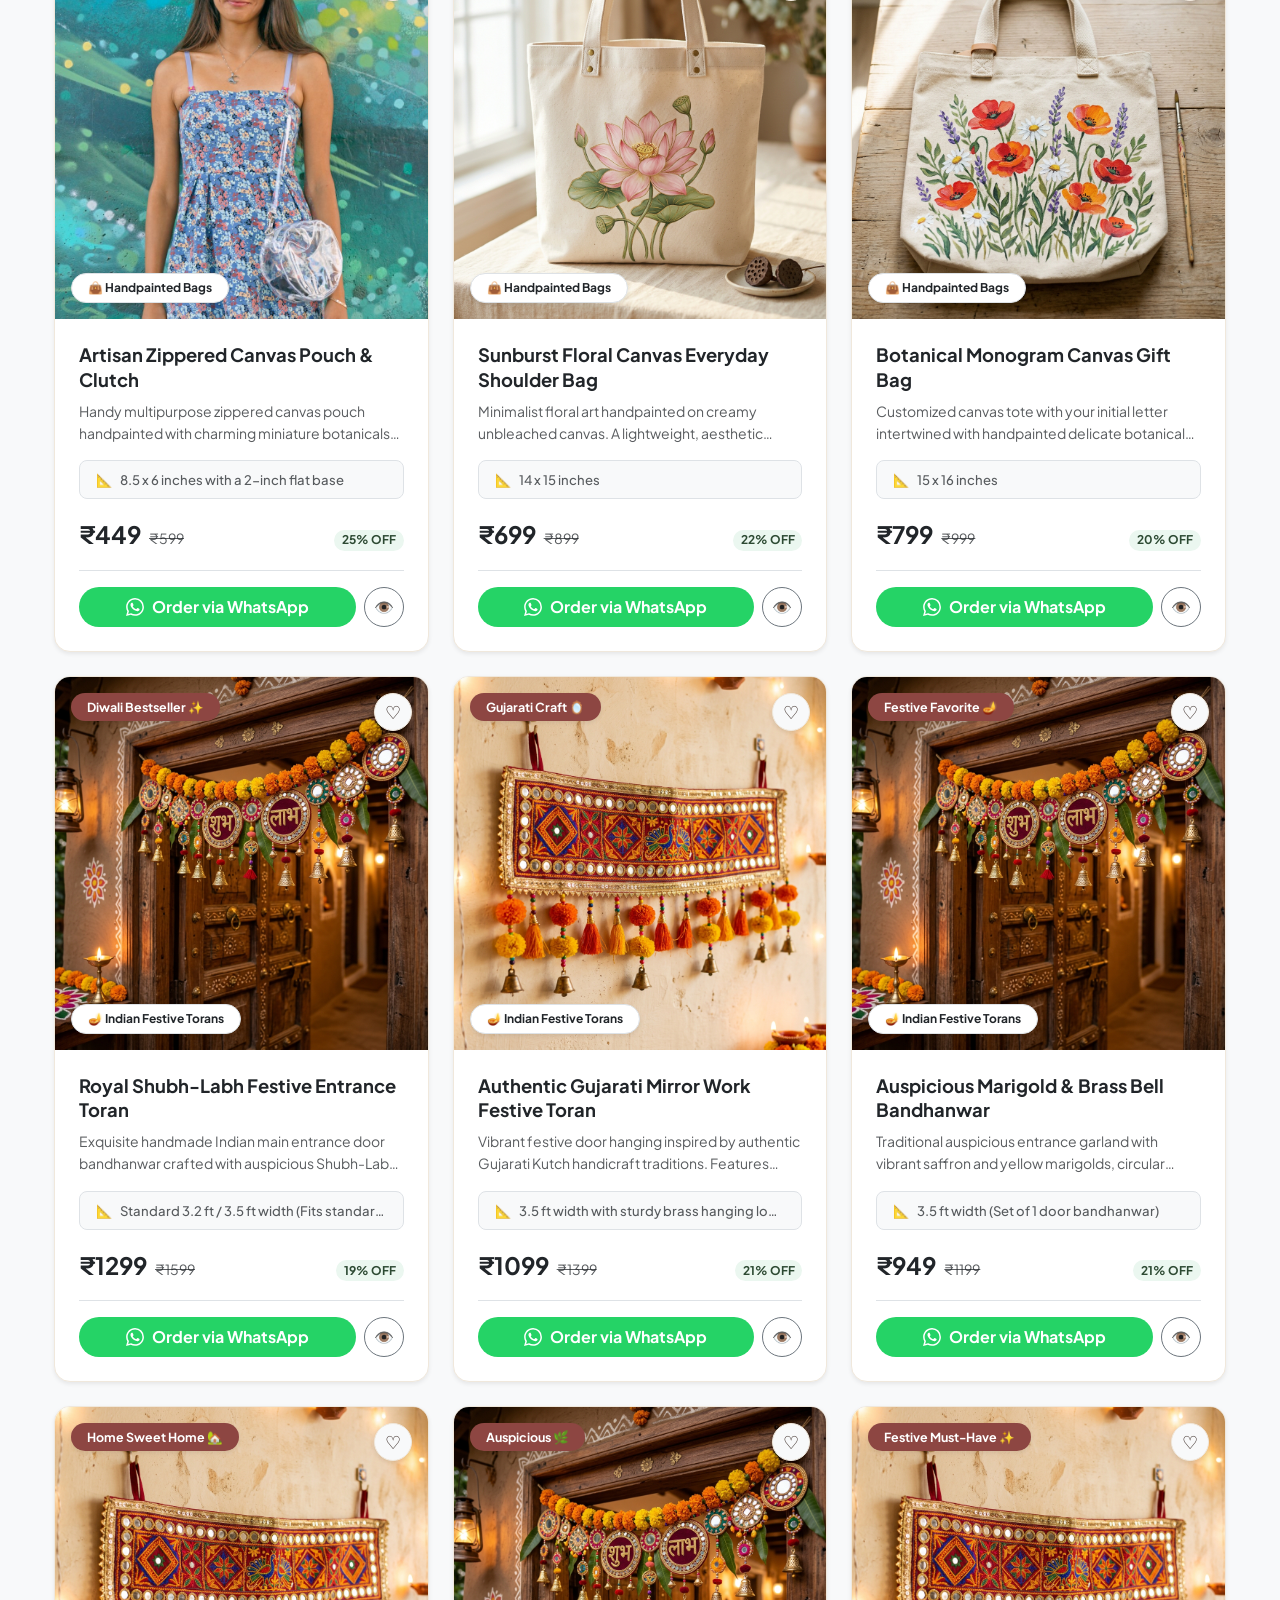
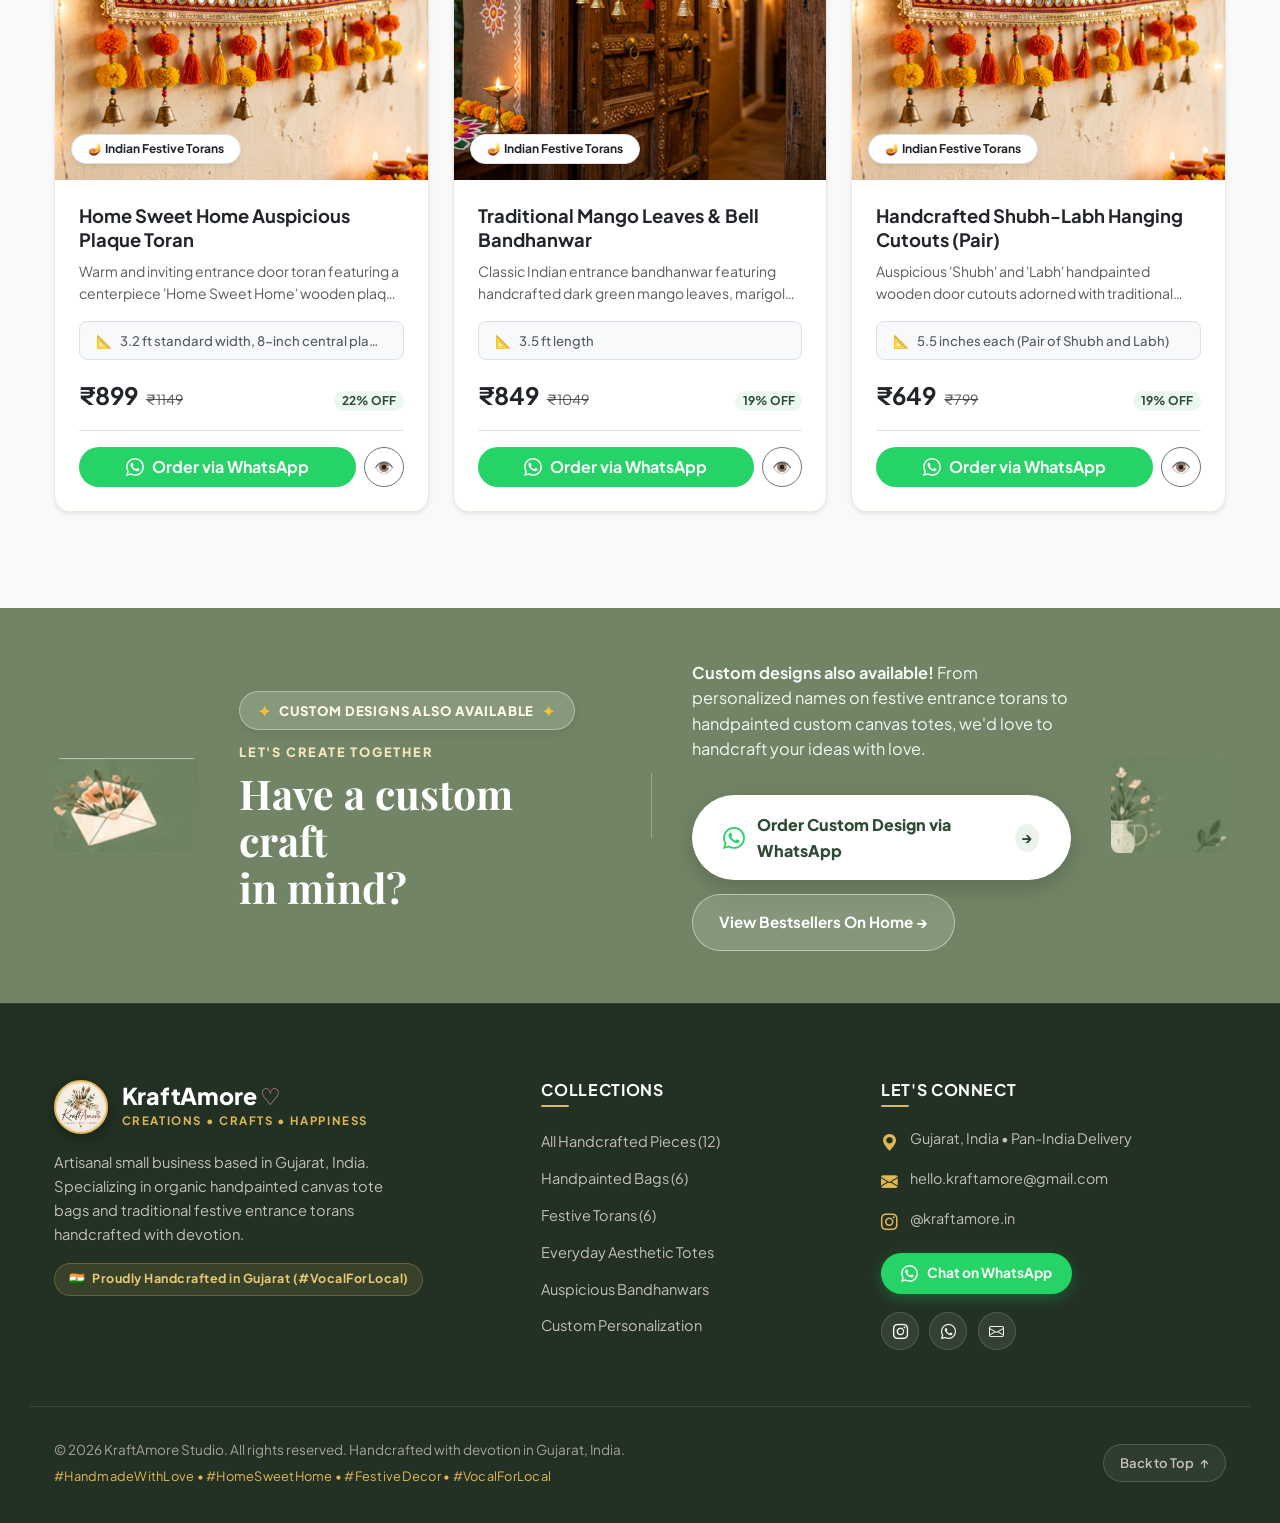
<file: products.html>
<!DOCTYPE html>
<html lang="en">
<head>
  <meta charset="UTF-8">
  <meta name="viewport" content="width=device-width, initial-scale=1.0">
  <title>Handcrafted Collection — Handpainted Canvas Bags &amp; Indian Festive Torans | KraftAmore</title>
  <meta name="description" content="Explore KraftAmore's catalog of handpainted organic cotton canvas bags and authentic Indian festive torans. Handcrafted with love in Gujarat, India • #VocalForLocal">
  <link rel="icon" type="image/png" href="assets/images/logo/logo.png">

  <!-- =========================================================================
       1. GOOGLE FONTS (Plus Jakarta Sans & Playfair Display)
       ========================================================================= -->
  <link rel="preconnect" href="https://fonts.googleapis.com">
  <link rel="preconnect" href="https://fonts.gstatic.com" crossorigin>
  <link href="https://fonts.googleapis.com/css2?family=Playfair+Display:ital,wght@0,600;0,700;1,600;1,700&family=Plus+Jakarta+Sans:wght@400;500;600;700;800&display=swap" rel="stylesheet">

  <!-- =========================================================================
       2. BOOTSTRAP 5 CSS & BOOTSTRAP ICONS (Standard, clean, easy to update)
       ========================================================================= -->
  <link href="https://cdn.jsdelivr.net/npm/bootstrap@5.3.3/dist/css/bootstrap.min.css" rel="stylesheet">
  <link rel="stylesheet" href="https://cdn.jsdelivr.net/npm/bootstrap-icons@1.11.3/font/bootstrap-icons.min.css">

  <!-- =========================================================================
       3. KRAFTAMORE BRAND STYLESHEET (Logo-aligned colors & custom components)
       ========================================================================= -->
  <link rel="stylesheet" href="assets/css/modern.css">
</head>
<body class="products-page-body bg-light">

  <!-- =========================================================================
       TOP ANNOUNCEMENT & CULTURAL HASHTAGS TICKER
       ========================================================================= -->
  <aside class="top-announcement-bar">
    <div class="container announcement-inner">
      <span>✨ 12 HANDCRAFTED CREATIONS • 100% ARTISANAL • PAN-INDIA DELIVERY 📦</span>
      <a href="https://wa.me/919876543210" target="_blank" rel="noopener noreferrer" class="announcement-link">
        Direct WhatsApp Inquiry: +91 98765 43210 💬
      </a>
    </div>
  </aside>

  <div class="cultural-hashtags-subbar">
    <div class="hashtag-track-scroll">
      <span class="hash-tag-pill">#HandmadeWithLove ♡</span>
      <span class="hash-tag-pill">#HomeSweetHome 🏡</span>
      <span class="hash-tag-pill">#DiwaliDecor ✨</span>
      <span class="hash-tag-pill">#DoorHangings 🚪</span>
      <span class="hash-tag-pill">#VocalForLocal 🇮🇳</span>
      <span class="hash-tag-pill">#ArtisanMade 🎨</span>
      <span class="hash-tag-pill">#GujaratiHandicrafts 🪞</span>
      <span class="hash-tag-pill">#SmallBusinessIndia 💌</span>
      <span class="hash-tag-pill">#HandmadeWithLove ♡</span>
      <span class="hash-tag-pill">#HomeSweetHome 🏡</span>
      <span class="hash-tag-pill">#DiwaliDecor ✨</span>
      <span class="hash-tag-pill">#DoorHangings 🚪</span>
      <span class="hash-tag-pill">#VocalForLocal 🇮🇳</span>
      <span class="hash-tag-pill">#ArtisanMade 🎨</span>
      <span class="hash-tag-pill">#GujaratiHandicrafts 🪞</span>
      <span class="hash-tag-pill">#SmallBusinessIndia 💌</span>
    </div>
  </div>

  <!-- =========================================================================
       MAIN NAVIGATION HEADER
       Clean Menu: Home, Products, Our Story (Custom Design tab removed)
       ========================================================================= -->
  <header class="main-nav-header bg-white border-bottom sticky-top">
    <div class="container nav-inner-container">
      
      <!-- Brand Round Logo (Without square background) -->
      <a href="index.html" class="brand-identity-lockup" aria-label="KraftAmore Home">
        <img src="assets/images/logo/logo.png" alt="KraftAmore - Creations • Crafts • Happiness" class="brand-circle-logo">
      </a>

      <!-- Clean Header Navigation Links -->
      <nav>
        <ul class="site-menu-links" id="nav-links">
          <li><a href="index.html" class="menu-link-item">Home</a></li>
          <li><a href="products.html" class="menu-link-item active">Products</a></li>
          <li><a href="index.html#about" class="menu-link-item">Our Story</a></li>
        </ul>
      </nav>

      <!-- Header Actions: Direct WhatsApp & Inquiry Bag -->
      <div class="header-actions-wrap d-flex align-items-center gap-2">
        <a href="https://wa.me/919876543210?text=Hi%20KraftAmore!%20I%20am%20browsing%20your%20products%20catalog%20and%20would%20like%20to%20inquire." 
           class="btn-pill-coral wa-link text-decoration-none" 
           target="_blank" 
           rel="noopener noreferrer" 
           title="Inquire on WhatsApp">
          <svg width="17" height="17" viewBox="0 0 24 24" fill="currentColor">
            <path d="M17.472 14.382c-.297-.149-1.758-.867-2.03-.967-.273-.099-.471-.148-.67.15-.197.297-.767.966-.94 1.164-.173.199-.347.223-.644.075-.297-.15-1.255-.463-2.39-1.475-.883-.788-1.48-1.761-1.653-2.059-.173-.297-.018-.458.13-.606.134-.133.298-.347.446-.52.149-.174.198-.298.298-.497.099-.198.05-.371-.025-.52-.075-.149-.669-1.612-.916-2.207-.242-.579-.487-.5-.669-.51-.173-.008-.371-.01-.57-.01-.198 0-.52.074-.792.372-.272.297-1.04 1.016-1.04 2.479 0 1.462 1.065 2.875 1.213 3.074.149.198 2.096 3.2 5.077 4.487.709.306 1.262.489 1.694.625.712.227 1.36.195 1.871.118.571-.085 1.758-.719 2.006-1.413.248-.694.248-1.289.173-1.413-.074-.124-.272-.198-.57-.347m-5.421 7.403h-.004a9.87 9.87 0 01-5.031-1.378l-.361-.214-3.741.982.998-3.648-.235-.374a9.86 9.86 0 01-1.51-5.26c.001-5.45 4.436-9.884 9.888-9.884 2.64 0 5.122 1.03 6.988 2.898a9.825 9.825 0 012.893 6.994c-.003 5.45-4.437 9.884-9.888 9.884m8.413-18.297A11.815 11.815 0 0012.05 0C5.495 0 .16 5.335.157 11.892c0 2.096.547 4.142 1.588 5.945L.057 24l6.305-1.654a11.882 11.882 0 005.683 1.448h.005c6.554 0 11.89-5.335 11.893-11.893a11.821 11.821 0 00-3.48-8.413Z"/>
          </svg>
          <span class="d-none d-sm-inline">WhatsApp</span>
        </a>

        <!-- Inquiry Bag Trigger -->
        <button class="btn-bag-counter" id="open-bag-btn" title="View Inquiry Bag">
          <svg width="17" height="17" viewBox="0 0 24 24" fill="none" stroke="currentColor" stroke-width="2"><path d="M6 2L3 6v14a2 2 0 0 0 2 2h14a2 2 0 0 0 2-2V6l-3-4z"/><line x1="3" y1="6" x2="21" y2="6"/><path d="M16 10a4 4 0 0 1-8 0"/></svg>
          <span class="d-none d-md-inline">Bag</span>
          <span class="bag-badge-pill" id="bag-count-badge">0</span>
        </button>

        <!-- Mobile Menu Toggle Button -->
        <button class="mobile-nav-btn d-lg-none" id="mobile-menu-toggle" aria-label="Toggle navigation">
          <span></span>
          <span></span>
          <span></span>
        </button>
      </div>

    </div>
  </header>

  <main>
    <!-- =========================================================================
         HERO INTRO SECTION (BOOTSTRAP CONTAINER)
         ========================================================================= -->
    <section class="py-5 text-center" style="background-color: var(--bg-section-alt, #FAF6F0); border-bottom: 1px solid var(--border-soft);">
      <div class="container py-3">
        
        <!-- Breadcrumb Navigation -->
        <nav aria-label="breadcrumb" class="mb-3">
          <ol class="breadcrumb justify-content-center small text-muted mb-0">
            <li class="breadcrumb-item"><a href="index.html" class="text-decoration-none" style="color: var(--coral-primary);">Home</a></li>
            <li class="breadcrumb-item active" aria-current="page">Products</li>
          </ol>
        </nav>

        <span class="badge rounded-pill px-3 py-2 text-uppercase fw-bold mb-3" style="background-color: rgba(184, 130, 66, 0.15); color: var(--ochre-primary); letter-spacing: 0.1em; font-size: 0.8rem;">
          HANDCRAFTED IN GUJARAT • #VOCALFORLOCAL
        </span>

        <h1 class="display-5 fw-bold mb-3" style="font-family: var(--font-serif); color: var(--text-dark);">
          The Handcrafted Collection
        </h1>

        <p class="lead mx-auto text-secondary mb-4" style="max-width: 680px; font-size: 1.1rem; line-height: 1.65;">
          Discover our 2 authentic categories: 100% natural organic cotton handpainted canvas bags and Indian festive entrance torans. Handcrafted with love in Gujarat, India.
        </p>

        <!-- Trust Badges Strip (Bootstrap Flex Row) -->
        <div class="d-flex justify-content-center gap-3 gap-md-4 flex-wrap small fw-bold text-muted pt-2">
          <span class="d-flex align-items-center gap-1"><i class="bi bi-check-circle-fill text-success"></i> 100% Handcrafted</span>
          <span class="d-flex align-items-center gap-1"><i class="bi bi-check-circle-fill text-success"></i> Permanent Washable Paints</span>
          <span class="d-flex align-items-center gap-1"><i class="bi bi-check-circle-fill text-success"></i> Real Mirrors &amp; Brass Bells</span>
          <span class="d-flex align-items-center gap-1"><i class="bi bi-check-circle-fill text-success"></i> Pan-India Delivery</span>
        </div>

      </div>
    </section>

    <!-- =========================================================================
         PRODUCTS CATALOG & INTERACTIVE FILTER SECTION (BOOTSTRAP 5)
         Easily filter, search, sort, and browse all products
         ========================================================================= -->
    <section class="py-5" id="products-catalog-section">
      <div class="container">
        
        <!-- =====================================================================
             CATEGORY FILTER PILLS (Bootstrap Nav-Pills)
             Clicking any category instantly filters the product cards
             ===================================================================== -->
        <div class="d-flex justify-content-center mb-4">
          <div class="category-filter-pills d-flex gap-2 flex-wrap justify-content-center" id="category-pills-container">
            <button type="button" class="category-pill-btn two-cat-pill active" data-category="all" onclick="filterByCategory('all')">
              <span>✨</span>
              <span>All Products</span>
              <span class="cat-count-badge">12</span>
            </button>
            <button type="button" class="category-pill-btn two-cat-pill" data-category="bags" onclick="filterByCategory('bags')">
              <span>👜</span>
              <span>Handpainted Bags</span>
              <span class="cat-count-badge">6</span>
            </button>
            <button type="button" class="category-pill-btn two-cat-pill" data-category="torans" onclick="filterByCategory('torans')">
              <span>🪔</span>
              <span>Festive Torans</span>
              <span class="cat-count-badge">6</span>
            </button>
          </div>
        </div>

        <!-- =====================================================================
             SEARCH & SORT TOOLBAR (Bootstrap Grid)
             ===================================================================== -->
        <div class="row g-3 align-items-center justify-content-between mb-4 pb-2">
          
          <!-- Live Search Input -->
          <div class="col-12 col-md-6 col-lg-5">
            <div class="position-relative">
              <i class="bi bi-search position-absolute top-50 start-0 translate-middle-y ms-3 text-muted"></i>
              <input type="text" id="catalog-search" class="form-control bootstrap-search-input" placeholder="Search by name, motif, or materials..." autocomplete="off" oninput="handleSearchInput(this.value)">
              <button class="btn btn-sm btn-link position-absolute top-50 end-0 translate-middle-y me-2 text-muted text-decoration-none d-none" id="clearSearchBtn" type="button" onclick="clearSearch()" title="Clear Search">
                <i class="bi bi-x-circle-fill fs-5"></i>
              </button>
            </div>
          </div>

          <!-- Product Count & Sort Dropdown -->
          <div class="col-12 col-md-6 col-lg-5 d-flex align-items-center justify-content-md-end gap-3 flex-wrap">
            <span id="catalog-count" class="small fw-bold text-nowrap" style="color: var(--coral-primary);">
              Showing 12 of 12 handcrafted pieces
            </span>
            <select id="catalog-sort" class="form-select form-select-sm bootstrap-sort-select w-auto" aria-label="Sort products" onchange="handleSortChange(this.value)">
              <option value="featured">✨ Featured First</option>
              <option value="price-low">💰 Price: Low to High</option>
              <option value="price-high">💎 Price: High to Low</option>
              <option value="rating">⭐ Customer Rating</option>
            </select>
          </div>

        </div>

        <!-- =====================================================================
             BOOTSTRAP 5 PRODUCT CARDS GRID
             Automatically populated from data/products.js
             Responsive: 1 col on mobile, 2 cols on tablets, 3 cols on desktops
             ===================================================================== -->
        <div class="row g-4 mb-5" id="catalog-grid">
          <!-- Dynamically populated via modern.js -> createBootstrapCard() -->
        </div>

      </div>
    </section>

    <!-- =========================================================================
         PRE-FOOTER ARTISANAL CTA BANNER (CUSTOM DESIGNS AVAILABLE)
         Features floral envelope charm, sage background (#718566), and direct WhatsApp pill
         ========================================================================= -->
    <section class="prefooter-artisanal-cta" id="custom-cta">
      <div class="container cta-banner-inner">
        
        <!-- Left: Envelope with Flowers Illustration -->
        <div class="cta-banner-left-art">
          <img src="assets/images/hero/envelope-floral.png" alt="Handcrafted Floral Envelope" class="cta-art-envelope">
        </div>

        <!-- Middle-Left: Title Lockup -->
        <div class="cta-banner-heading-wrap">
          <div class="cta-custom-tag-badge">
            <span class="sparkle">✦</span>
            <span>Custom Designs Also Available</span>
            <span class="sparkle">✦</span>
          </div>
          <span class="cta-banner-eyebrow">LET'S CREATE TOGETHER</span>
          <h2 class="cta-banner-headline">Have a custom craft<br>in mind?</h2>
        </div>

        <!-- Vertical Line Divider -->
        <div class="cta-banner-divider" aria-hidden="true"></div>

        <!-- Middle-Right: Action & Description -->
        <div class="cta-banner-action-wrap">
          <p class="cta-banner-desc">
            <strong>Custom designs also available!</strong> From personalized names on festive entrance torans to handpainted custom canvas totes, we'd love to handcraft your ideas with love.
          </p>
          <div class="cta-banner-buttons-group">
            <a href="https://wa.me/919876543210?text=Hello%20KraftAmore!%20%F0%9F%8C%B8%20I%20would%20like%20to%20discuss%20a%20custom%20design%20(personalized%20toran%20or%20handpainted%20canvas%20bag)!" 
               target="_blank" 
               rel="noopener noreferrer" 
               class="btn-cta-banner-primary wa-link"
               title="Order Custom Design via WhatsApp">
              <svg class="btn-wa-icon" viewBox="0 0 24 24">
                <path d="M17.472 14.382c-.297-.149-1.758-.867-2.03-.967-.273-.099-.471-.148-.67.15-.197.297-.767.966-.94 1.164-.173.199-.347.223-.644.075-.297-.15-1.255-.463-2.39-1.475-.883-.788-1.48-1.761-1.653-2.059-.173-.297-.018-.458.13-.606.134-.133.298-.347.446-.52.149-.174.198-.298.298-.497.099-.198.05-.371-.025-.52-.075-.149-.669-1.612-.916-2.207-.242-.579-.487-.5-.669-.51-.173-.008-.371-.01-.57-.01-.198 0-.52.074-.792.372-.272.297-1.04 1.016-1.04 2.479 0 1.462 1.065 2.875 1.213 3.074.149.198 2.096 3.2 5.077 4.487.709.306 1.262.489 1.694.625.712.227 1.36.195 1.871.118.571-.085 1.758-.719 2.006-1.413.248-.694.248-1.289.173-1.413-.074-.124-.272-.198-.57-.347m-5.421 7.403h-.004a9.87 9.87 0 01-5.031-1.378l-.361-.214-3.741.982.998-3.648-.235-.374a9.86 9.86 0 01-1.51-5.26c.001-5.45 4.436-9.884 9.888-9.884 2.64 0 5.122 1.03 6.988 2.898a9.825 9.825 0 012.893 6.994c-.003 5.45-4.437 9.884-9.888 9.884m8.413-18.297A11.815 11.815 0 0012.05 0C5.495 0 .16 5.335.157 11.892c0 2.096.547 4.142 1.588 5.945L.057 24l6.305-1.654a11.882 11.882 0 005.683 1.448h.005c6.554 0 11.89-5.335 11.893-11.893a11.821 11.821 0 00-3.48-8.413Z"/>
              </svg>
              <span>Order Custom Design via WhatsApp</span>
              <span class="btn-arrow-circle">→</span>
            </a>
            <a href="index.html#catalog-preview" class="btn-cta-banner-secondary">
              <span>View Bestsellers On Home →</span>
            </a>
          </div>
        </div>

        <!-- Right: Vase with Flowers Illustration -->
        <div class="cta-banner-right-art">
          <img src="assets/images/hero/vase-floral.png" alt="Artisan Floral Vase" class="cta-art-vase">
        </div>

      </div>
    </section>

  </main>

  <!-- =========================================================================
       FOOTER SECTION (Matches Site Theme)
       ========================================================================= -->
    <!-- =========================================================================
       ARTISANAL STUDIO FOOTER (BOTANICAL DARK #223124 REFERENCE-MATCHED)
       ========================================================================= -->
    <!-- =========================================================================
       ARTISANAL STUDIO FOOTER (3 CLEAN FOCUSED COLUMNS)
       ========================================================================= -->
  <footer class="site-footer">
    <div class="container footer-grid">
      
      <!-- Column 1: Brand & Studio Identity -->
      <div>
        <div class="footer-brand-title">
          <img src="assets/images/logo/logo.png" alt="KraftAmore" class="footer-logo-img">
          <div>
            <div class="footer-brand-name">KraftAmore <span class="coral-heart">♡</span></div>
            <small class="footer-brand-tagline">CREATIONS • CRAFTS • HAPPINESS</small>
          </div>
        </div>
        <p class="footer-desc">
          Artisanal small business based in Gujarat, India. Specializing in organic handpainted canvas tote bags and traditional festive entrance torans handcrafted with devotion.
        </p>
        <div class="footer-badge-pill">
          <span>🇮🇳</span>
          <span>Proudly Handcrafted in Gujarat (#VocalForLocal)</span>
        </div>
      </div>

      <!-- Column 2: Collections -->
      <div>
        <h4 class="footer-col-head">Collections</h4>
        <ul class="footer-nav-list">
          <li><a href="products.html">All Handcrafted Pieces (12)</a></li>
          <li><a href="products.html?category=bags">Handpainted Bags (6)</a></li>
          <li><a href="products.html?category=torans">Festive Torans (6)</a></li>
          <li><a href="products.html?category=bags">Everyday Aesthetic Totes</a></li>
          <li><a href="products.html?category=torans">Auspicious Bandhanwars</a></li>
          <li><a href="index.html#custom-cta">Custom Personalization</a></li>
        </ul>
      </div>

      <!-- Column 3: Let's Connect -->
      <div>
        <h4 class="footer-col-head">Let's Connect</h4>
        <ul class="footer-contact-list">
          <li class="footer-contact-item">
            <i class="bi bi-geo-alt-fill footer-contact-icon"></i>
            <span>Gujarat, India • Pan-India Delivery</span>
          </li>
          <li class="footer-contact-item">
            <i class="bi bi-envelope-fill footer-contact-icon"></i>
            <a href="mailto:hello.kraftamore@gmail.com">hello.kraftamore@gmail.com</a>
          </li>
          <li class="footer-contact-item">
            <i class="bi bi-instagram footer-contact-icon"></i>
            <a href="https://www.instagram.com/kraftamore.in" target="_blank" rel="noopener noreferrer">@kraftamore.in</a>
          </li>
        </ul>

        <!-- Direct WhatsApp Pill Button -->
        <a href="https://wa.me/919876543210?text=Hi%20KraftAmore!%20I%20would%20like%20to%20inquire%20about%20your%20handcrafted%20creations." 
           target="_blank" rel="noopener noreferrer" class="footer-wa-pill">
          <svg width="17" height="17" viewBox="0 0 24 24" fill="currentColor">
            <path d="M17.472 14.382c-.297-.149-1.758-.867-2.03-.967-.273-.099-.471-.148-.67.15-.197.297-.767.966-.94 1.164-.173.199-.347.223-.644.075-.297-.15-1.255-.463-2.39-1.475-.883-.788-1.48-1.761-1.653-2.059-.173-.297-.018-.458.13-.606.134-.133.298-.347.446-.52.149-.174.198-.298.298-.497.099-.198.05-.371-.025-.52-.075-.149-.669-1.612-.916-2.207-.242-.579-.487-.5-.669-.51-.173-.008-.371-.01-.57-.01-.198 0-.52.074-.792.372-.272.297-1.04 1.016-1.04 2.479 0 1.462 1.065 2.875 1.213 3.074.149.198 2.096 3.2 5.077 4.487.709.306 1.262.489 1.694.625.712.227 1.36.195 1.871.118.571-.085 1.758-.719 2.006-1.413.248-.694.248-1.289.173-1.413-.074-.124-.272-.198-.57-.347m-5.421 7.403h-.004a9.87 9.87 0 01-5.031-1.378l-.361-.214-3.741.982.998-3.648-.235-.374a9.86 9.86 0 01-1.51-5.26c.001-5.45 4.436-9.884 9.888-9.884 2.64 0 5.122 1.03 6.988 2.898a9.825 9.825 0 012.893 6.994c-.003 5.45-4.437 9.884-9.888 9.884m8.413-18.297A11.815 11.815 0 0012.05 0C5.495 0 .16 5.335.157 11.892c0 2.096.547 4.142 1.588 5.945L.057 24l6.305-1.654a11.882 11.882 0 005.683 1.448h.005c6.554 0 11.89-5.335 11.893-11.893a11.821 11.821 0 00-3.48-8.413Z"/>
          </svg>
          <span>Chat on WhatsApp</span>
        </a>

        <!-- Social Buttons -->
        <div class="footer-social-row">
          <a href="https://www.instagram.com/kraftamore.in" target="_blank" rel="noopener noreferrer" class="footer-social-btn" title="Follow on Instagram">
            <i class="bi bi-instagram"></i>
          </a>
          <a href="https://wa.me/919876543210" target="_blank" rel="noopener noreferrer" class="footer-social-btn" title="Chat on WhatsApp">
            <i class="bi bi-whatsapp"></i>
          </a>
          <a href="mailto:hello.kraftamore@gmail.com" class="footer-social-btn" title="Email Studio">
            <i class="bi bi-envelope"></i>
          </a>
        </div>
      </div>

    </div>

    <!-- Bottom Strip -->
    <div class="container footer-bottom-strip">
      <div>
        <p class="mb-1">&copy; 2026 KraftAmore Studio. All rights reserved. Handcrafted with devotion in Gujarat, India.</p>
        <span class="footer-hashtags">#HandmadeWithLove • #HomeSweetHome • #FestiveDecor • #VocalForLocal</span>
      </div>
      <button type="button" class="footer-back-to-top" onclick="window.scrollTo({top: 0, behavior: 'smooth'})">
        <span>Back to Top</span>
        <span>↑</span>
      </button>
    </div>
  </footer>

  <!-- =========================================================================
       INQUIRY BAG DRAWER
       ========================================================================= -->
  <div class="bag-drawer-overlay" id="bag-drawer-backdrop"></div>
  <aside class="bag-drawer" id="bag-drawer" aria-label="Your Inquiry Bag">
    <div class="bag-drawer-header">
      <div class="bag-drawer-title">
        <svg width="20" height="20" viewBox="0 0 24 24" fill="none" stroke="currentColor" stroke-width="2"><path d="M6 2L3 6v14a2 2 0 0 0 2 2h14a2 2 0 0 0 2-2V6l-3-4z"/><line x1="3" y1="6" x2="21" y2="6"/><path d="M16 10a4 4 0 0 1-8 0"/></svg>
        <h3>Your Inquiry Bag</h3>
      </div>
      <button class="bag-close-btn" id="close-bag-btn" aria-label="Close Inquiry Bag">&times;</button>
    </div>

    <div class="bag-drawer-body" id="bag-items-list"></div>

    <div class="bag-drawer-footer" id="bag-drawer-footer">
      <div class="bag-subtotal-row">
        <span>Estimated Total:</span>
        <span class="bag-total-amount" id="bag-total-amount">₹0</span>
      </div>
      <a href="#" class="btn-hero-solid w-100 justify-content-center py-3 mt-3 text-decoration-none" id="bag-wa-submit" target="_blank">
        <span>Inquire Bag via WhatsApp 💬</span>
      </a>
    </div>
  </aside>

  <!-- =========================================================================
       BOOTSTRAP 5 QUICK DETAILS MODAL DIALOG
       Standard Bootstrap 5 Modal component for product details & WhatsApp order
       ========================================================================= -->
  <div class="modal fade" id="quick-view-modal" tabindex="-1" aria-labelledby="quickViewModalLabel" aria-hidden="true" style="display: none;" onclick="if(event.target===this)closeQuickView()">
    <div class="modal-dialog modal-lg modal-dialog-centered">
      <div class="modal-content rounded-4 border-0 shadow-lg overflow-hidden position-relative">
        <button type="button" class="btn-close position-absolute top-0 end-0 m-3 z-3" id="quick-view-close" data-bs-dismiss="modal" aria-label="Close" onclick="closeQuickView()"></button>
        <div class="modal-body p-4" id="quick-view-content">
          <!-- Dynamically populated via modern.js -> openQuickView() -->
        </div>
      </div>
    </div>
  </div>

  <!-- =========================================================================
       MODULAR SCRIPTS
       1. Bootstrap 5 JS Bundle
       2. Store Configuration
       3. Products Catalog Data (EASY TO ADD NEW PRODUCTS: edit data/products.js!)
       4. Application Logic
       ========================================================================= -->
  <script src="https://cdn.jsdelivr.net/npm/bootstrap@5.3.3/dist/js/bootstrap.bundle.min.js"></script>
  <script src="data/config.js"></script>
  <script src="data/products.js"></script>
  <script src="assets/js/modern.js"></script>
</body>
</html>
</file>
<file: assets/css/modern.css>
/* ==============================================================================
   KraftAmore - Reference Design Stylesheet
   Directly inspired by: https://i.pinimg.com/1200x/87/14/6a/87146a2b7913c4ecaaa7cef2c3aa87ae.jpg
   Soft coral, mint, sunny yellow, organic pastel blobs, doodle accents, clean typography
   ============================================================================== */

@import url('https://fonts.googleapis.com/css2?family=Plus+Jakarta+Sans:wght@400;500;600;700;800&family=Playfair+Display:ital,wght@0,600;0,700;1,600;1,700&display=swap');

:root {
  /* Logo-Aligned Palette (Derived directly from KraftAmore Brand Logo: Amore Burgundy, Eucalyptus Sage & Ochre) */
  --coral-primary: #8D4642;       /* Signature "Amore" Terracotta Burgundy / Rose Russet */
  --coral-hover: #752F33;         /* Deep rich burgundy on hover */
  --coral-light: #FBF2F0;         /* Soft rose blush */
  --coral-subtle: #FFF8F6;
  
  --ochre-primary: #B88242;       /* Warm artisan camel ochre (from brush handles & twine) */
  --ochre-hover: #9E6C32;
  --ochre-light: #F9F3EA;
  --gold-accent: #CBA358;         /* Metallic gold foil circular rim */
  --gold-light: #FAF5E8;
  --maroon-deep: #5A1E24;
  
  --mint-accent: #6F7D5C;         /* Muted eucalyptus botanical green from logo foliage */
  --mint-light: #F1F4EE;
  
  --yellow-sunny: #CBA358;        /* Warm gold accent */
  --yellow-light: #FAF5E8;
  
  --blue-sky: #4A90E2;
  --blue-light: #EDF5FD;
  
  /* Text */
  --text-dark: #261610;           /* Deep espresso charcoal from "Kraft" and tagline text */
  --text-body: #4A3E38;
  --text-muted: #7E736B;
  --text-light: #A8A096;
  
  /* Backgrounds */
  --bg-page: #FFFDF9;             /* Warm clean artisanal ivory */
  --bg-card: #FFFFFF;
  --bg-section-alt: #FAF6F0;      /* Soft vintage parchment matching the logo interior canvas */
  
  /* Borders & Shadows */
  --border-soft: #F0E8DC;
  --border-coral: rgba(141, 70, 66, 0.28);
  --border-ochre: rgba(184, 130, 66, 0.25);
  --shadow-sm: 0 2px 8px rgba(38, 22, 16, 0.04);
  --shadow-md: 0 8px 24px rgba(38, 22, 16, 0.07);
  --shadow-lg: 0 16px 36px rgba(38, 22, 16, 0.1);
  --shadow-coral: 0 10px 24px rgba(141, 70, 66, 0.25);
  
  /* Fonts */
  --font-sans: 'Plus Jakarta Sans', -apple-system, BlinkMacSystemFont, sans-serif;
  --font-serif: 'Playfair Display', Georgia, serif;
}

*, *::before, *::after {
  box-sizing: border-box;
  margin: 0;
  padding: 0;
}

html {
  scroll-behavior: smooth;
  font-size: 16px;
  -webkit-font-smoothing: antialiased;
}

body {
  font-family: var(--font-sans);
  background-color: var(--bg-page);
  color: var(--text-body);
  line-height: 1.6;
  overflow-x: hidden;
}

img {
  max-width: 100%;
  height: auto;
  display: block;
}

a {
  color: inherit;
  text-decoration: none;
  transition: all 0.2s ease;
}

button {
  cursor: pointer;
  font-family: inherit;
  border: none;
  background: none;
  transition: all 0.2s ease;
}

.container {
  max-width: 1220px;
  margin: 0 auto;
  padding: 0 1.5rem;
}

/* ==============================================================================
   1. ANNOUNCEMENT BAR & HASHTAG STRIP
   ============================================================================== */
.top-announcement-bar {
  background: var(--coral-light);
  color: var(--coral-primary);
  font-size: 0.86rem;
  font-weight: 700;
  padding: 0.55rem 1rem;
  text-align: center;
  border-bottom: 1px solid rgba(141, 70, 66, 0.15);
  display: flex;
  align-items: center;
  justify-content: center;
  gap: 0.6rem;
}

.cultural-hashtags-subbar {
  background: #FAF7F2;
  color: #8C5310;
  font-size: 0.78rem;
  font-weight: 700;
  padding: 0.4rem 1rem;
  overflow: hidden;
  white-space: nowrap;
  border-bottom: 1px solid #ECE5DC;
}

.hashtag-track-scroll {
  display: inline-flex;
  gap: 1.5rem;
  animation: scrollHash 35s linear infinite;
}

@keyframes scrollHash {
  0% { transform: translateX(0); }
  100% { transform: translateX(-50%); }
}

/* ==============================================================================
   2. CLEAN AIRY HEADER (MIRRORING REFERENCE)
   ============================================================================== */
.main-nav-header {
  background: #FFFFFF;
  border-bottom: 1px solid var(--border-soft);
  position: sticky;
  top: 0;
  z-index: 100;
  box-shadow: 0 2px 12px rgba(0, 0, 0, 0.03);
}

.nav-inner-container {
  display: flex;
  align-items: center;
  justify-content: space-between;
  padding: 0.85rem 1.5rem;
  max-width: 1220px;
  margin: 0 auto;
}

/* Logo with brand name */
.brand-identity-lockup {
  display: flex;
  align-items: center;
  gap: 0.85rem;
  text-decoration: none;
}

.brand-circle-logo {
  width: 82px;
  height: 82px;
  border-radius: 50%;
  box-shadow: 0 4px 16px rgba(184, 130, 66, 0.16);
  object-fit: contain;
  transition: transform 0.3s cubic-bezier(0.16, 1, 0.3, 1), box-shadow 0.3s ease;
  display: block;
  background: transparent;
}

.brand-identity-lockup:hover .brand-circle-logo {
  transform: scale(1.05) rotate(2deg);
  box-shadow: 0 8px 24px rgba(184, 130, 66, 0.28);
}

.brand-text-block {
  display: flex;
  flex-direction: column;
}

.brand-heading-name {
  font-size: 1.45rem;
  font-weight: 800;
  color: var(--text-dark);
  letter-spacing: -0.02em;
  display: flex;
  align-items: center;
  gap: 0.35rem;
}

.brand-heading-name .coral-heart {
  color: var(--coral-primary);
  font-size: 1.15rem;
}

.brand-sub-tagline {
  font-size: 0.72rem;
  font-weight: 700;
  letter-spacing: 0.08em;
  text-transform: uppercase;
  color: #8C5310;
}

/* Clean Menu - SINGLE Products link for all products! */
.site-menu-links {
  display: flex;
  align-items: center;
  gap: 2.2rem;
  list-style: none;
}

.menu-link-item {
  font-size: 0.95rem;
  font-weight: 700;
  color: var(--text-dark);
  padding: 0.4rem 0.2rem;
  position: relative;
  transition: color 0.2s ease;
}

.menu-link-item:hover,
.menu-link-item.active {
  color: var(--coral-primary);
}

.menu-link-item::after {
  content: '';
  position: absolute;
  bottom: 0;
  left: 0;
  width: 0%;
  height: 2px;
  background: var(--coral-primary);
  transition: width 0.25s ease;
}

.menu-link-item:hover::after,
.menu-link-item.active::after {
  width: 100%;
}

/* Actions */
.header-actions-wrap {
  display: flex;
  align-items: center;
  gap: 1rem;
}

.btn-pill-coral {
  background: var(--coral-primary);
  color: #FFFFFF;
  padding: 0.65rem 1.4rem;
  border-radius: 9999px;
  font-size: 0.9rem;
  font-weight: 800;
  display: inline-flex;
  align-items: center;
  gap: 0.45rem;
  box-shadow: var(--shadow-coral);
  transition: all 0.25s ease;
}

.btn-pill-coral:hover {
  background: var(--coral-hover);
  transform: translateY(-2px);
  box-shadow: 0 14px 28px rgba(141, 70, 66, 0.32);
  color: #FFFFFF;
}

.btn-bag-counter {
  background: #FFFFFF;
  border: 1.5px solid var(--border-soft);
  color: var(--text-dark);
  padding: 0.6rem 1rem;
  border-radius: 9999px;
  font-size: 0.9rem;
  font-weight: 700;
  display: inline-flex;
  align-items: center;
  gap: 0.45rem;
  cursor: pointer;
  transition: all 0.25s ease;
}

.btn-bag-counter:hover {
  border-color: var(--coral-primary);
  color: var(--coral-primary);
}

.bag-badge-pill {
  background: var(--coral-primary);
  color: #FFFFFF;
  font-size: 0.72rem;
  font-weight: 800;
  padding: 0.15rem 0.45rem;
  border-radius: 9999px;
}

/* Mobile Toggle */
.mobile-nav-btn {
  display: none;
  font-size: 1.5rem;
  color: var(--text-dark);
}

/* ==============================================================================
   3. HERO SECTION (EXACT REFERENCE COMPOSITION)
   Cute. Colorful. Handcrafted For You.
   Organic Pastel Blobs, Squiggle Doodles & 3-Piece Staging
   ============================================================================== */
.reference-hero-section {
  padding: 3.5rem 0 4.5rem;
  position: relative;
  overflow: hidden;
  background: #FFFFFF;
}

.hero-layout-grid {
  display: grid;
  grid-template-columns: 1fr 1.1fr;
  gap: 3.5rem;
  align-items: center;
  position: relative;
  z-index: 2;
}

/* Left Content */
.hero-left-content {
  position: relative;
}

.hero-main-headline {
  font-size: clamp(2.6rem, 4.8vw, 3.8rem);
  font-weight: 800;
  line-height: 1.15;
  color: var(--text-dark);
  letter-spacing: -0.03em;
  margin-bottom: 1.25rem;
}

.hero-main-headline .coral-accent {
  color: var(--coral-primary);
  font-family: var(--font-serif);
  font-style: italic;
  font-weight: 600;
}

.hero-supporting-desc {
  font-size: 1.15rem;
  line-height: 1.65;
  color: var(--text-body);
  margin-bottom: 2rem;
  max-width: 520px;
}

.hero-cta-button-group {
  display: flex;
  align-items: center;
  gap: 1.2rem;
  flex-wrap: wrap;
  margin-bottom: 2.25rem;
}

.btn-hero-solid {
  background: var(--coral-primary);
  color: #FFFFFF;
  padding: 0.95rem 2.2rem;
  border-radius: 9999px;
  font-size: 1.05rem;
  font-weight: 800;
  box-shadow: var(--shadow-coral);
  display: inline-flex;
  align-items: center;
  gap: 0.5rem;
  transition: all 0.25s ease;
}

.btn-hero-solid:hover {
  background: var(--coral-hover);
  transform: translateY(-3px);
  box-shadow: 0 16px 32px rgba(141, 70, 66, 0.35);
  color: #FFFFFF;
}

.btn-hero-outline {
  background: #FFFFFF;
  color: var(--coral-primary);
  border: 2px solid var(--coral-primary);
  padding: 0.9rem 2rem;
  border-radius: 9999px;
  font-size: 1.02rem;
  font-weight: 800;
  display: inline-flex;
  align-items: center;
  gap: 0.5rem;
  transition: all 0.25s ease;
}

.btn-hero-outline:hover {
  background: var(--coral-light);
  transform: translateY(-2px);
}

/* Left Doodles */
.hero-doodle-squiggle {
  position: absolute;
  bottom: -40px;
  left: 0;
  font-size: 2.2rem;
  color: var(--yellow-sunny);
  letter-spacing: -4px;
  font-weight: 800;
  user-select: none;
}

/* Right Visual Stage with Organic Pastel Blobs & Scallop Seal */
.hero-right-stage {
  position: relative;
  display: flex;
  align-items: center;
  justify-content: center;
}

/* Organic Pastel Background Blobs */
.pastel-blob-peach {
  position: absolute;
  width: 480px;
  height: 480px;
  border-radius: 60% 40% 30% 70% / 60% 30% 70% 40%;
  background: var(--coral-light);
  z-index: 0;
  top: -20px;
  right: -30px;
  opacity: 0.85;
}

.pastel-blob-mint {
  position: absolute;
  width: 220px;
  height: 220px;
  border-radius: 50% 50% 40% 60% / 40% 60% 50% 50%;
  background: var(--mint-light);
  bottom: -20px;
  left: -20px;
  z-index: 0;
}

/* 3 Items Showcase Box */
.showcase-stage-box {
  position: relative;
  z-index: 1;
  width: 100%;
  max-width: 480px;
  background: #FFFFFF;
  border-radius: 28px;
  padding: 1.25rem;
  border: 1px solid var(--border-soft);
  box-shadow: var(--shadow-lg);
  transform: rotate(-1.5deg);
  transition: transform 0.4s ease;
}

.showcase-stage-box:hover {
  transform: rotate(0deg) translateY(-6px);
}

.showcase-main-photo {
  width: 100%;
  height: 460px;
  object-fit: cover;
  border-radius: 20px;
}

/* Scalloped Mint Seal (Directly from Reference: "Sew • Create • Love!") */
.mint-scallop-seal {
  position: absolute;
  top: -25px;
  right: -15px;
  width: 105px;
  height: 105px;
  border-radius: 50%;
  background: var(--mint-accent);
  color: #FFFFFF;
  display: flex;
  flex-direction: column;
  align-items: center;
  justify-content: center;
  text-align: center;
  font-weight: 800;
  font-size: 0.85rem;
  line-height: 1.25;
  box-shadow: 0 8px 24px rgba(120, 198, 163, 0.4);
  z-index: 5;
  border: 3px dashed #FFFFFF;
  animation: floatSeal 4s ease-in-out infinite;
}

.mint-scallop-seal span.heart {
  font-size: 0.95rem;
}

@keyframes floatSeal {
  0%, 100% { transform: translateY(0) rotate(-4deg); }
  50% { transform: translateY(-8px) rotate(4deg); }
}

/* ==============================================================================
   4. 4 VALUE PILLARS BAR (EXACT REFERENCE REPRODUCTION)
   ============================================================================== */
.reference-pillars-section {
  background: #FFFFFF;
  border-top: 1px solid var(--border-soft);
  border-bottom: 1px solid var(--border-soft);
  padding: 3rem 0;
}

.reference-pillars-grid {
  display: grid;
  grid-template-columns: repeat(4, 1fr);
  gap: 2rem;
  align-items: flex-start;
}

.ref-pillar-item {
  display: flex;
  flex-direction: column;
  align-items: center;
  text-align: center;
  position: relative;
  padding: 0 1rem;
}

.ref-pillar-item:not(:last-child)::after {
  content: '';
  position: absolute;
  right: -1rem;
  top: 15%;
  height: 70%;
  width: 1px;
  background: var(--border-soft);
}

.ref-pillar-icon {
  font-size: 2.2rem;
  margin-bottom: 0.85rem;
  color: var(--coral-primary);
  display: flex;
  align-items: center;
  justify-content: center;
  width: 56px;
  height: 56px;
  border-radius: 16px;
  background: var(--coral-subtle);
  border: 1px solid var(--border-coral);
}

.ref-pillar-title {
  font-size: 1.05rem;
  font-weight: 800;
  color: var(--text-dark);
  margin-bottom: 0.45rem;
}

.ref-pillar-desc {
  font-size: 0.88rem;
  color: var(--text-muted);
  line-height: 1.5;
}

/* ==============================================================================
   5. HOME PAGE SPOTLIGHT CAROUSEL
   ============================================================================== */
.home-carousel-section {
  padding: 5rem 0;
  background: var(--bg-section-alt);
}

.carousel-heading-row {
  display: flex;
  align-items: flex-end;
  justify-content: space-between;
  margin-bottom: 2.5rem;
  flex-wrap: wrap;
  gap: 1.5rem;
}

.carousel-section-title {
  font-size: clamp(2rem, 3.6vw, 2.75rem);
  font-weight: 800;
  color: var(--text-dark);
  letter-spacing: -0.02em;
  line-height: 1.2;
}

.carousel-nav-arrows {
  display: flex;
  align-items: center;
  gap: 0.75rem;
}

.carousel-arrow-btn {
  width: 44px;
  height: 44px;
  border-radius: 50%;
  background: #FFFFFF;
  border: 1.5px solid var(--border-soft);
  color: var(--text-dark);
  display: flex;
  align-items: center;
  justify-content: center;
  font-size: 1.25rem;
  font-weight: 700;
  cursor: pointer;
  box-shadow: var(--shadow-sm);
  transition: all 0.2s ease;
}

.carousel-arrow-btn:hover {
  background: var(--coral-primary);
  color: #FFFFFF;
  border-color: var(--coral-primary);
}

.carousel-viewport {
  overflow: hidden;
  padding: 1.25rem 0.5rem 2rem;
  margin: -1.25rem -0.5rem -2rem;
}

.carousel-track {
  display: flex;
  gap: 1.75rem;
  transition: transform 0.45s cubic-bezier(0.16, 1, 0.3, 1);
  will-change: transform;
}

.carousel-slide-item {
  flex: 0 0 calc((100% - 3.5rem) / 3);
  min-width: 0;
  display: flex;
}

.carousel-slide-item .product-boutique-card,
.carousel-slide-item .carousel-card {
  width: 100%;
  height: 100%;
  display: flex;
  flex-direction: column;
}

@media (max-width: 992px) {
  .carousel-slide-item {
    flex: 0 0 calc((100% - 1.75rem) / 2);
  }
}

@media (max-width: 640px) {
  .carousel-slide-item {
    flex: 0 0 100%;
  }
}

/* Dedicated Carousel Card Styling (Boutique Complete) */
.carousel-card {
  background: #FFFFFF;
  border-radius: 20px;
  overflow: hidden;
  border: 1px solid var(--border-soft);
  box-shadow: var(--shadow-sm);
  display: flex;
  flex-direction: column;
  transition: all 0.3s ease;
  height: 100%;
}

.carousel-card:hover {
  transform: translateY(-6px);
  box-shadow: var(--shadow-lg);
  border-color: var(--coral-primary);
}

.carousel-media-box {
  position: relative;
  width: 100%;
  padding-top: 100%;
  overflow: hidden;
  background: var(--bg-section-alt);
}

.carousel-card-img {
  position: absolute;
  top: 0;
  left: 0;
  width: 100%;
  height: 100%;
  object-fit: cover;
  transition: transform 0.5s ease;
}

.carousel-card:hover .carousel-card-img {
  transform: scale(1.06);
}

.carousel-badge {
  position: absolute;
  top: 14px;
  left: 14px;
  padding: 0.35rem 0.85rem;
  border-radius: 100px;
  font-size: 0.76rem;
  font-weight: 800;
  background: var(--coral-primary);
  color: #FFFFFF;
  z-index: 5;
  box-shadow: 0 4px 10px rgba(0, 0, 0, 0.12);
}

.carousel-category-tag {
  position: absolute;
  bottom: 12px;
  left: 14px;
  padding: 0.3rem 0.8rem;
  border-radius: 100px;
  font-size: 0.72rem;
  font-weight: 800;
  background: rgba(255, 255, 255, 0.95);
  backdrop-filter: blur(4px);
  color: var(--text-dark);
  border: 1px solid var(--border-soft);
  z-index: 5;
}

.carousel-card-content {
  padding: 1.35rem;
  display: flex;
  flex-direction: column;
  flex: 1;
}

.carousel-card-title {
  font-family: var(--font-serif);
  font-size: 1.25rem;
  font-weight: 700;
  color: var(--text-dark);
  margin-bottom: 0.5rem;
  line-height: 1.3;
}

.carousel-card-desc {
  font-size: 0.88rem;
  color: var(--text-muted);
  line-height: 1.55;
  margin-bottom: 1rem;
  display: -webkit-box;
  -webkit-line-clamp: 2;
  -webkit-box-orient: vertical;
  overflow: hidden;
  flex: 1;
}

.carousel-card-footer {
  display: flex;
  align-items: center;
  justify-content: space-between;
  border-top: 1px solid var(--border-soft);
  padding-top: 1rem;
  margin-top: auto;
}

.carousel-card-price {
  font-size: 1.35rem;
  font-weight: 800;
  color: var(--coral-primary);
}

.carousel-btn-wa {
  display: inline-flex;
  align-items: center;
  gap: 0.4rem;
  padding: 0.55rem 1.15rem;
  border-radius: 100px;
  background-color: #25D366;
  color: #FFFFFF;
  font-weight: 700;
  font-size: 0.88rem;
  box-shadow: 0 4px 12px rgba(37, 211, 102, 0.25);
  transition: all 0.2s ease;
}

.carousel-btn-wa:hover {
  background-color: #1EBE5D;
  transform: translateY(-2px);
  box-shadow: 0 6px 16px rgba(37, 211, 102, 0.35);
  color: #FFFFFF;
}

/* ==============================================================================
   6. "SHOP BY STYLE / CATEGORY" (EXACT REFERENCE SECTION)
   4 Styles: Everyday Totes, Festive Torans, Auspicious Hangings, Handpainted Pouches
   ============================================================================== */
.shop-by-style-section {
  padding: 5.5rem 0;
  background: #FFFFFF;
  text-align: center;
}

.style-cards-grid {
  display: grid;
  grid-template-columns: repeat(4, 1fr);
  gap: 1.75rem;
  margin: 3rem 0;
}

@media (max-width: 992px) {
  .style-cards-grid { grid-template-columns: repeat(2, 1fr); }
}

@media (max-width: 580px) {
  .style-cards-grid { grid-template-columns: 1fr; }
}

.style-card-box {
  background: var(--bg-section-alt);
  border-radius: 20px;
  overflow: hidden;
  border: 1px solid var(--border-soft);
  display: flex;
  flex-direction: column;
  transition: all 0.3s ease;
}

.style-card-box:hover {
  transform: translateY(-6px);
  box-shadow: var(--shadow-md);
  border-color: var(--coral-primary);
}

.style-img-wrap {
  width: 100%;
  padding-top: 105%;
  position: relative;
  overflow: hidden;
  background: #FFFFFF;
}

.style-card-img {
  position: absolute;
  top: 0;
  left: 0;
  width: 100%;
  height: 100%;
  object-fit: cover;
  transition: transform 0.5s ease;
}

.style-card-box:hover .style-card-img {
  transform: scale(1.08);
}

.style-body-content {
  padding: 1.5rem 1rem;
  display: flex;
  flex-direction: column;
  align-items: center;
  flex-grow: 1;
}

.style-name-title {
  font-size: 1.15rem;
  font-weight: 800;
  color: var(--text-dark);
  margin-bottom: 0.5rem;
}

.style-link-action {
  font-size: 0.88rem;
  font-weight: 800;
  color: var(--coral-primary);
  text-transform: uppercase;
  letter-spacing: 0.05em;
  display: inline-flex;
  align-items: center;
  gap: 0.35rem;
  margin-top: auto;
}

.style-card-box:hover .style-link-action {
  color: var(--coral-hover);
}

/* ==============================================================================
   7. DEDICATED PRODUCTS.HTML BOUTIQUE CATALOG
   ============================================================================== */
.products-page-hero {
  padding: 3.5rem 0 2rem;
  background: var(--coral-subtle);
  border-bottom: 1px solid rgba(141, 70, 66, 0.15);
  text-align: center;
}

.products-breadcrumb {
  display: flex;
  align-items: center;
  justify-content: center;
  gap: 0.6rem;
  font-size: 0.88rem;
  font-weight: 700;
  color: var(--coral-primary);
  margin-bottom: 0.85rem;
}

.products-breadcrumb a {
  color: var(--text-dark);
}

/* Toolbar */
.products-toolbar-bar {
  background: #FFFFFF;
  border: 1px solid var(--border-soft);
  border-radius: 20px;
  padding: 1.25rem 1.75rem;
  margin: 2rem 0 2.5rem;
  box-shadow: var(--shadow-sm);
  display: flex;
  align-items: center;
  justify-content: space-between;
  flex-wrap: wrap;
  gap: 1.25rem;
}

.toolbar-pills-group {
  display: flex;
  align-items: center;
  gap: 0.65rem;
  flex-wrap: wrap;
}

.toolbar-filter-btn {
  padding: 0.6rem 1.4rem;
  background: var(--bg-section-alt);
  border: 1.5px solid var(--border-soft);
  border-radius: 9999px;
  font-size: 0.92rem;
  font-weight: 700;
  color: var(--text-dark);
  cursor: pointer;
  display: inline-flex;
  align-items: center;
  gap: 0.5rem;
  transition: all 0.2s ease;
}

.toolbar-filter-btn:hover {
  border-color: var(--coral-primary);
  color: var(--coral-primary);
  background: #FFFFFF;
}

.toolbar-filter-btn.active {
  background: var(--coral-primary);
  border-color: var(--coral-primary);
  color: #FFFFFF;
  box-shadow: var(--shadow-coral);
}

.toolbar-filter-btn .cat-count {
  font-size: 0.78rem;
  padding: 0.15rem 0.5rem;
  border-radius: 9999px;
  background: rgba(255, 255, 255, 0.25);
  color: inherit;
}

.toolbar-search-box {
  position: relative;
  flex-grow: 1;
  max-width: 380px;
}

.toolbar-search-box input {
  width: 100%;
  padding: 0.65rem 1rem 0.65rem 2.4rem;
  border: 1.5px solid var(--border-soft);
  border-radius: 9999px;
  background: var(--bg-section-alt);
  font-size: 0.9rem;
  color: var(--text-dark);
  font-weight: 600;
}

.toolbar-search-box input:focus {
  outline: none;
  border-color: var(--coral-primary);
  background: #FFFFFF;
  box-shadow: 0 0 0 3px rgba(141, 70, 66, 0.12);
}

.toolbar-search-box svg {
  position: absolute;
  left: 0.9rem;
  top: 50%;
  transform: translateY(-50%);
  color: var(--text-muted);
}

/* Boutique Cards Grid */
.products-catalog-grid {
  display: grid;
  grid-template-columns: repeat(auto-fill, minmax(320px, 1fr));
  gap: 2.25rem;
  margin-bottom: 4rem;
}

.product-boutique-card {
  background: #FFFFFF;
  border-radius: 20px;
  overflow: hidden;
  border: 1px solid var(--border-soft);
  box-shadow: var(--shadow-sm);
  display: flex;
  flex-direction: column;
  transition: all 0.3s ease;
  position: relative;
}

.product-boutique-card:hover {
  transform: translateY(-8px);
  box-shadow: var(--shadow-lg);
  border-color: var(--coral-primary);
}

.card-image-wrap {
  position: relative;
  width: 100%;
  padding-top: 105%;
  overflow: hidden;
  background: var(--bg-section-alt);
  cursor: pointer;
}

.card-product-img {
  position: absolute;
  top: 0;
  left: 0;
  width: 100%;
  height: 100%;
  object-fit: cover;
  transition: transform 0.5s ease;
}

.product-boutique-card:hover .card-product-img {
  transform: scale(1.08);
}

.card-badge-status {
  position: absolute;
  top: 14px;
  left: 14px;
  padding: 0.35rem 0.85rem;
  border-radius: 9999px;
  font-size: 0.76rem;
  font-weight: 800;
  background: var(--coral-primary);
  color: #FFFFFF;
  z-index: 5;
  box-shadow: 0 4px 10px rgba(0,0,0,0.12);
}

.card-category-label {
  position: absolute;
  bottom: 12px;
  left: 14px;
  padding: 0.3rem 0.8rem;
  border-radius: 9999px;
  font-size: 0.72rem;
  font-weight: 800;
  background: rgba(255, 255, 255, 0.95);
  backdrop-filter: blur(4px);
  color: var(--text-dark);
  border: 1px solid var(--border-soft);
  z-index: 5;
}

.card-wishlist-toggle {
  position: absolute;
  top: 14px;
  right: 14px;
  width: 38px;
  height: 38px;
  border-radius: 50%;
  background: rgba(255, 255, 255, 0.92);
  border: 1px solid var(--border-soft);
  display: flex;
  align-items: center;
  justify-content: center;
  font-size: 1.15rem;
  color: var(--text-dark);
  cursor: pointer;
  box-shadow: 0 4px 10px rgba(0,0,0,0.08);
  transition: all 0.25s ease;
  z-index: 5;
}

.card-wishlist-toggle:hover,
.card-wishlist-toggle.active {
  background: #FFFFFF;
  color: var(--coral-primary);
  transform: scale(1.15);
}

.card-content-wrap {
  padding: 1.5rem;
  display: flex;
  flex-direction: column;
  flex-grow: 1;
}

.card-title-text {
  font-size: 1.25rem;
  font-weight: 800;
  color: var(--text-dark);
  margin-bottom: 0.5rem;
  line-height: 1.3;
  cursor: pointer;
}

.card-title-text:hover {
  color: var(--coral-primary);
}

.card-desc-text {
  font-size: 0.88rem;
  color: var(--text-muted);
  line-height: 1.55;
  margin-bottom: 1.1rem;
  display: -webkit-box;
  -webkit-line-clamp: 2;
  -webkit-box-orient: vertical;
  overflow: hidden;
}

.card-specs-chip {
  background: var(--bg-section-alt);
  border: 1px solid var(--border-soft);
  border-radius: 8px;
  padding: 0.4rem 0.75rem;
  font-size: 0.78rem;
  font-weight: 700;
  color: var(--text-body);
  margin-bottom: 1.25rem;
  display: flex;
  align-items: center;
  gap: 0.4rem;
}

.card-bottom-row {
  margin-top: auto;
  display: flex;
  align-items: center;
  justify-content: space-between;
  padding-top: 1rem;
  border-top: 1px solid var(--border-soft);
  gap: 0.85rem;
}

.price-current {
  font-size: 1.4rem;
  font-weight: 800;
  color: var(--text-dark);
}

.price-old {
  font-size: 0.82rem;
  text-decoration: line-through;
  color: var(--text-light);
  margin-left: 0.3rem;
}

.price-shipping {
  font-size: 0.72rem;
  font-weight: 700;
  color: var(--mint-accent);
  margin-top: 0.2rem;
}

.btn-card-order-wa {
  background: #E8F8EE;
  color: #128C7E;
  padding: 0.6rem 1.15rem;
  border-radius: 9999px;
  font-size: 0.86rem;
  font-weight: 800;
  display: inline-flex;
  align-items: center;
  gap: 0.4rem;
  border: 1px solid rgba(37, 211, 102, 0.35);
  transition: all 0.2s ease;
}

.btn-card-order-wa:hover {
  background: #25D366;
  color: #FFFFFF;
  transform: translateY(-2px);
}

.btn-card-bag-toggle {
  background: #FFFFFF;
  color: var(--text-dark);
  border: 1.5px solid var(--border-soft);
  width: 38px;
  height: 38px;
  border-radius: 50%;
  display: inline-flex;
  align-items: center;
  justify-content: center;
  font-size: 1rem;
  cursor: pointer;
  transition: all 0.2s ease;
  flex-shrink: 0;
}

.btn-card-bag-toggle:hover {
  border-color: var(--coral-primary, #8D4642);
  color: var(--coral-primary, #8D4642);
  transform: translateY(-2px);
  box-shadow: 0 4px 10px rgba(0, 0, 0, 0.08);
}

.btn-card-bag-toggle.active {
  background: var(--coral-primary, #8D4642);
  border-color: var(--coral-primary, #8D4642);
  color: #FFFFFF;
}

/* ==============================================================================
   8. ARTISANAL FOOTER (REFERENCE-MATCHED BOTANICAL DARK PALETTE #223124)
   ============================================================================== */
.site-footer {
  background-color: #223124;
  color: #E8E4DC;
  padding: 4.75rem 0 2.25rem;
  position: relative;
  border-top: 1px solid rgba(255, 255, 255, 0.08);
}

.footer-grid {
  display: grid;
  grid-template-columns: 1.8fr 1.2fr 1.4fr;
  gap: 2.75rem;
  margin-bottom: 3.5rem;
}

.footer-brand-title {
  display: flex;
  align-items: center;
  gap: 0.85rem;
  margin-bottom: 1rem;
}

.footer-logo-img {
  width: 54px;
  height: 54px;
  border-radius: 50%;
  border: 2px solid #DFB756;
  box-shadow: 0 4px 14px rgba(0, 0, 0, 0.35);
  background: #FFFDF9;
  object-fit: cover;
  flex-shrink: 0;
}

.footer-brand-name {
  font-size: 1.45rem;
  font-weight: 800;
  color: #FFFFFF;
  line-height: 1.1;
  letter-spacing: -0.01em;
}

.footer-brand-tagline {
  font-size: 0.72rem;
  font-weight: 700;
  letter-spacing: 0.14em;
  color: #DFB756;
  text-transform: uppercase;
  display: block;
  margin-top: 0.2rem;
}

.footer-brand-title .coral-heart {
  color: #E88C86;
  font-weight: normal;
}

.footer-desc {
  color: #C5BFB5;
  font-size: 0.92rem;
  line-height: 1.65;
  margin-bottom: 1rem;
  max-width: 360px;
}

.footer-badge-pill {
  display: inline-flex;
  align-items: center;
  gap: 0.45rem;
  padding: 0.35rem 0.85rem;
  border-radius: 100px;
  background: rgba(223, 183, 86, 0.12);
  border: 1px solid rgba(223, 183, 86, 0.28);
  color: #E6C875;
  font-size: 0.78rem;
  font-weight: 700;
  letter-spacing: 0.04em;
}

.footer-col-head {
  color: #FFFFFF;
  font-size: 1rem;
  font-weight: 700;
  letter-spacing: 0.04em;
  text-transform: uppercase;
  margin-bottom: 1.35rem;
  position: relative;
  padding-bottom: 0.5rem;
}

.footer-col-head::after {
  content: "";
  position: absolute;
  bottom: 0;
  left: 0;
  width: 28px;
  height: 2px;
  background-color: #DFB756;
  border-radius: 2px;
}

.footer-nav-list {
  list-style: none;
  padding: 0;
  margin: 0;
  display: flex;
  flex-direction: column;
  gap: 0.7rem;
}

.footer-nav-list a {
  color: #C5BFB5;
  font-size: 0.91rem;
  text-decoration: none;
  transition: all 0.2s ease;
  display: inline-flex;
  align-items: center;
  gap: 0.35rem;
}

.footer-nav-list a:hover {
  color: #E88C86;
  transform: translateX(3px);
}

.footer-contact-list {
  list-style: none;
  padding: 0;
  margin: 0;
  display: flex;
  flex-direction: column;
  gap: 0.85rem;
}

.footer-contact-item {
  display: flex;
  align-items: flex-start;
  gap: 0.75rem;
  font-size: 0.9rem;
  color: #C5BFB5;
  line-height: 1.5;
}

.footer-contact-item a {
  color: #C5BFB5;
  text-decoration: none;
  transition: color 0.2s ease;
}

.footer-contact-item a:hover {
  color: #E88C86;
}

.footer-contact-icon {
  color: #DFB756;
  font-size: 1.05rem;
  flex-shrink: 0;
  margin-top: 1px;
}

.footer-wa-pill {
  display: inline-flex;
  align-items: center;
  gap: 0.55rem;
  background-color: #25D366;
  color: #FFFFFF !important;
  font-weight: 700;
  font-size: 0.86rem;
  padding: 0.6rem 1.25rem;
  border-radius: 100px;
  margin-top: 1.15rem;
  text-decoration: none !important;
  transition: all 0.25s ease;
  box-shadow: 0 4px 14px rgba(37, 211, 102, 0.28);
}

.footer-wa-pill:hover {
  background-color: #1EBE5D;
  transform: translateY(-2px);
  box-shadow: 0 6px 18px rgba(37, 211, 102, 0.38);
}

.footer-social-row {
  display: flex;
  align-items: center;
  gap: 0.65rem;
  margin-top: 1.15rem;
}

.footer-social-btn {
  width: 38px;
  height: 38px;
  border-radius: 50%;
  background: rgba(255, 255, 255, 0.08);
  border: 1px solid rgba(255, 255, 255, 0.15);
  color: #FAF6F0;
  display: inline-flex;
  align-items: center;
  justify-content: center;
  text-decoration: none;
  font-size: 0.95rem;
  transition: all 0.25s ease;
}

.footer-social-btn:hover {
  background: var(--coral-primary, #8D4642);
  border-color: var(--coral-primary, #8D4642);
  color: #FFFFFF;
  transform: translateY(-2px);
  box-shadow: 0 4px 12px rgba(0, 0, 0, 0.3);
}

.footer-bottom-strip {
  padding-top: 2rem;
  border-top: 1px solid rgba(255, 255, 255, 0.1);
  display: flex;
  align-items: center;
  justify-content: space-between;
  font-size: 0.85rem;
  color: #A8A096;
  flex-wrap: wrap;
  gap: 1rem;
}

.footer-hashtags {
  color: #DFB756;
  font-size: 0.8rem;
  letter-spacing: 0.02em;
}

.footer-back-to-top {
  display: inline-flex;
  align-items: center;
  gap: 0.4rem;
  color: #C5BFB5;
  text-decoration: none;
  font-size: 0.82rem;
  font-weight: 600;
  cursor: pointer;
  background: rgba(255, 255, 255, 0.06);
  border: 1px solid rgba(255, 255, 255, 0.16);
  padding: 0.45rem 1rem;
  border-radius: 100px;
  transition: all 0.2s ease;
}

.footer-back-to-top:hover {
  color: #FFFFFF;
  border-color: rgba(255, 255, 255, 0.4);
  background: rgba(255, 255, 255, 0.12);
  transform: translateY(-2px);
}

/* Responsive */
@media (max-width: 992px) {
  .hero-layout-grid { grid-template-columns: 1fr; gap: 2.5rem; }
  .reference-pillars-grid { grid-template-columns: repeat(2, 1fr); gap: 2rem; }
  .footer-grid { grid-template-columns: 1fr; gap: 2rem; }
}

@media (max-width: 768px) {
  .site-menu-links {
    display: none;
    position: absolute;
    top: 100%;
    left: 0;
    right: 0;
    background: #FFFFFF;
    flex-direction: column;
    padding: 1.5rem;
    gap: 1.25rem;
    box-shadow: var(--shadow-lg);
    border-bottom: 1px solid var(--border-soft);
    z-index: 1000;
  }
  .site-menu-links.open {
    display: flex;
  }
  .mobile-nav-btn { display: block; }
  .reference-pillars-grid { grid-template-columns: 1fr; }
  .ref-pillar-item:not(:last-child)::after { display: none; }
}


/* ==============================================================================
   Inquiry Bag Drawer & Quick View Modal (Modern Boutique)
   ============================================================================== */

.bag-drawer-overlay {
  position: fixed;
  inset: 0;
  background-color: rgba(31, 27, 24, 0.45);
  backdrop-filter: blur(4px);
  z-index: 10000;
  opacity: 0;
  visibility: hidden;
  transition: all 0.3s ease;
}

.bag-drawer-overlay.active {
  opacity: 1;
  visibility: visible;
}

.bag-drawer {
  position: fixed;
  top: 0;
  right: -420px;
  width: 100%;
  max-width: 400px;
  height: 100vh;
  background-color: #FFFFFF;
  box-shadow: -8px 0 32px rgba(31, 27, 24, 0.15);
  z-index: 10001;
  display: flex;
  flex-direction: column;
  transition: right 0.35s cubic-bezier(0.16, 1, 0.3, 1);
}

.bag-drawer-overlay.active + .bag-drawer,
.bag-drawer.active {
  right: 0;
}

/* Also support clicking trigger directly opening drawer */
body.bag-open .bag-drawer {
  right: 0;
}
body.bag-open .bag-drawer-overlay {
  opacity: 1;
  visibility: visible;
}

.bag-drawer-header {
  padding: 1.25rem 1.5rem;
  border-bottom: 1px solid var(--border-soft);
  display: flex;
  align-items: center;
  justify-content: space-between;
}

.bag-drawer-title {
  display: flex;
  align-items: center;
  gap: 0.65rem;
  color: var(--text-dark);
}

.bag-drawer-title h3 {
  font-size: 1.15rem;
  font-weight: 700;
}

.bag-close-btn {
  font-size: 1.75rem;
  line-height: 1;
  color: var(--text-muted);
  padding: 0.25rem;
}

.bag-close-btn:hover {
  color: var(--coral-primary);
}

.bag-drawer-body {
  flex: 1;
  overflow-y: auto;
  padding: 1.25rem 1.5rem;
  display: flex;
  flex-direction: column;
  gap: 1rem;
}

.bag-item-card {
  display: flex;
  align-items: center;
  gap: 1rem;
  padding: 0.85rem;
  border-radius: 14px;
  background: var(--bg-page);
  border: 1px solid var(--border-soft);
  position: relative;
}

.bag-item-img {
  width: 64px;
  height: 64px;
  object-fit: cover;
  border-radius: 10px;
  flex-shrink: 0;
}

.bag-item-details {
  flex: 1;
  min-width: 0;
}

.bag-item-title {
  font-size: 0.92rem;
  font-weight: 700;
  color: var(--text-dark);
  margin-bottom: 0.25rem;
  white-space: nowrap;
  overflow: hidden;
  text-overflow: ellipsis;
}

.bag-item-price {
  font-size: 0.95rem;
  font-weight: 800;
  color: var(--coral-primary);
}

.bag-item-remove {
  background: none;
  border: none;
  font-size: 1.1rem;
  color: #A8A096;
  cursor: pointer;
  padding: 0.35rem;
  border-radius: 6px;
  line-height: 1;
}

.bag-item-remove:hover {
  color: var(--coral-primary);
  background: var(--coral-light);
}

.bag-drawer-footer {
  padding: 1.25rem 1.5rem;
  border-top: 1px solid var(--border-soft);
  background: var(--bg-page);
}

.bag-subtotal-row {
  display: flex;
  justify-content: space-between;
  align-items: center;
  font-size: 1rem;
  font-weight: 700;
  color: var(--text-dark);
  margin-bottom: 0.5rem;
}

.bag-total-amount {
  font-size: 1.35rem;
  font-weight: 800;
  color: var(--coral-primary);
}

/* Quick View Modal Dialog (Bootstrap 5 modal) - NEVER display on initial load */
#quick-view-modal {
  display: none;
}

#quick-view-modal:not(.show):not(.active) {
  display: none !important;
  visibility: hidden !important;
  pointer-events: none !important;
}

#quick-view-modal.show,
#quick-view-modal.active {
  display: block !important;
  visibility: visible !important;
  pointer-events: auto !important;
  background-color: rgba(31, 27, 24, 0.65);
  backdrop-filter: blur(4px);
}

.modal-grid {
  display: grid;
  grid-template-columns: 1fr 1.1fr;
  gap: 2rem;
  align-items: start;
}

@media (max-width: 680px) {
  .modal-grid { grid-template-columns: 1fr; gap: 1.25rem; }
}

.main-preview-wrap img {
  width: 100%;
  aspect-ratio: 1;
  object-fit: cover;
  border-radius: 16px;
  box-shadow: var(--shadow-sm);
}

.modal-category {
  display: inline-block;
  font-size: 0.78rem;
  font-weight: 700;
  text-transform: uppercase;
  letter-spacing: 0.08em;
  color: var(--coral-primary);
  background: var(--coral-light);
  padding: 0.25rem 0.65rem;
  border-radius: 100px;
  margin-bottom: 0.5rem;
}

.modal-title {
  font-family: var(--font-serif);
  font-size: 1.6rem;
  color: var(--text-dark);
  line-height: 1.3;
  margin-bottom: 0.5rem;
}

.modal-price-wrap {
  display: flex;
  align-items: center;
  gap: 0.75rem;
  margin-bottom: 0.85rem;
}

.modal-price {
  font-size: 1.4rem;
  font-weight: 800;
  color: var(--coral-primary);
}

.modal-shipping-badge {
  font-size: 0.82rem;
  font-weight: 600;
  color: #2D6A4F;
  background: #EBF7F0;
  padding: 0.2rem 0.6rem;
  border-radius: 6px;
}

.modal-desc {
  font-size: 0.95rem;
  color: var(--text-body);
  line-height: 1.6;
  margin-bottom: 1.25rem;
}

.modal-details-list {
  display: flex;
  flex-direction: column;
  gap: 0.5rem;
  padding: 0.85rem;
  background: var(--bg-section-alt);
  border-radius: 12px;
  font-size: 0.88rem;
  margin-bottom: 1.25rem;
}

.modal-buttons {
  display: flex;
  gap: 0.75rem;
  flex-wrap: wrap;
}

.btn-wa {
  display: inline-flex;
  align-items: center;
  justify-content: center;
  gap: 0.5rem;
  background-color: #25D366;
  color: #FFFFFF;
  font-weight: 700;
  padding: 0.85rem 1.35rem;
  border-radius: 100px;
  transition: all 0.2s ease;
}

.btn-wa:hover {
  background-color: #1EBE5D;
  transform: translateY(-2px);
  box-shadow: 0 6px 16px rgba(37, 211, 102, 0.3);
}

.btn-mail {
  display: inline-flex;
  align-items: center;
  justify-content: center;
  gap: 0.5rem;
  background-color: #FFFFFF;
  color: var(--text-dark);
  border: 1px solid var(--border-soft);
  font-weight: 700;
  padding: 0.85rem 1.35rem;
  border-radius: 100px;
  transition: all 0.2s ease;
}

.btn-mail:hover {
  background-color: var(--bg-section-alt);
}

.card-bag-btn {
  display: inline-flex;
  align-items: center;
  justify-content: center;
  width: 100%;
  padding: 0.85rem;
  border-radius: 100px;
  background: var(--coral-subtle);
  color: var(--coral-primary);
  font-weight: 700;
  font-size: 0.92rem;
  border: 1px solid var(--border-coral);
  cursor: pointer;
  transition: all 0.2s ease;
}

.card-bag-btn:hover {
  background: var(--coral-light);
}

/* Toast Notice */
.toast-notice {
  position: fixed;
  bottom: 2rem;
  right: 2rem;
  background: var(--text-dark);
  color: #FFFFFF;
  padding: 0.85rem 1.5rem;
  border-radius: 100px;
  font-size: 0.92rem;
  font-weight: 600;
  box-shadow: 0 10px 30px rgba(0, 0, 0, 0.2);
  z-index: 99999;
  opacity: 0;
  transform: translateY(20px);
  transition: all 0.3s ease;
  pointer-events: none;
}

.toast-notice.show {
  opacity: 1;
  transform: translateY(0);
}


/* ==============================================================================
   10. PRE-FOOTER ARTISANAL CTA BANNER (Direct Reference Match)
   Sage / Forest green background (#718566), floral envelope, elegant typography, white pill CTA
   ============================================================================== */
.prefooter-artisanal-cta {
  background-color: #718566;
  color: #FFFFFF;
  padding: 3.25rem 0;
  position: relative;
  overflow: hidden;
}

.cta-banner-inner {
  display: flex;
  align-items: center;
  justify-content: space-between;
  gap: 2.5rem;
  position: relative;
  z-index: 2;
}

.cta-banner-left-art {
  flex-shrink: 0;
  display: flex;
  align-items: center;
}

.cta-art-envelope {
  width: 145px;
  height: auto;
  display: block;
  border-radius: 8px;
  transition: transform 0.3s ease;
}

.prefooter-artisanal-cta:hover .cta-art-envelope {
  transform: rotate(-3deg) scale(1.05);
}

.cta-banner-heading-wrap {
  flex: 1 1 auto;
}

.cta-custom-tag-badge {
  display: inline-flex;
  align-items: center;
  gap: 0.5rem;
  background: rgba(255, 255, 255, 0.16);
  border: 1px solid rgba(255, 255, 255, 0.35);
  backdrop-filter: blur(8px);
  color: #FFF8E7;
  padding: 0.4rem 1.1rem;
  border-radius: 100px;
  font-size: 0.82rem;
  font-weight: 800;
  letter-spacing: 0.06em;
  text-transform: uppercase;
  margin-bottom: 0.75rem;
  box-shadow: 0 4px 12px rgba(0, 0, 0, 0.08);
}

.cta-custom-tag-badge .sparkle {
  color: #F4C430;
  font-size: 0.95rem;
}

.cta-banner-eyebrow {
  display: block;
  font-size: 0.8rem;
  font-weight: 800;
  letter-spacing: 0.14em;
  text-transform: uppercase;
  color: #F8E5BA;
  margin-bottom: 0.45rem;
}

.cta-banner-headline {
  font-family: var(--font-serif);
  font-size: clamp(2rem, 3.2vw, 2.75rem);
  font-weight: 700;
  color: #FFFFFF;
  line-height: 1.15;
}

.cta-banner-divider {
  width: 1px;
  height: 65px;
  background: rgba(255, 255, 255, 0.3);
  flex-shrink: 0;
}

.cta-banner-action-wrap {
  flex: 1 1 380px;
  display: flex;
  flex-direction: column;
  gap: 1.1rem;
}

.cta-banner-desc {
  font-size: 1.02rem;
  color: #F3F7F4;
  line-height: 1.55;
  max-width: 420px;
}

.cta-banner-buttons-group {
  display: flex;
  align-items: center;
  gap: 0.85rem;
  flex-wrap: wrap;
}

/* Redesigned Premium CTA Button */
.btn-cta-banner-primary {
  display: inline-flex;
  align-items: center;
  gap: 0.75rem;
  background-color: #FFFFFF;
  color: #2D4A33;
  padding: 0.95rem 1.85rem;
  border-radius: 100px;
  font-weight: 800;
  font-size: 1rem;
  width: fit-content;
  box-shadow: 0 8px 24px rgba(0, 0, 0, 0.18);
  border: 2px solid transparent;
  transition: all 0.25s cubic-bezier(0.16, 1, 0.3, 1);
}

.btn-cta-banner-primary .btn-wa-icon {
  width: 22px;
  height: 22px;
  fill: #25D366;
  flex-shrink: 0;
  transition: transform 0.25s ease;
}

.btn-cta-banner-primary .btn-arrow-circle {
  width: 28px;
  height: 28px;
  border-radius: 50%;
  background: #EBF3ED;
  color: #2D4A33;
  display: flex;
  align-items: center;
  justify-content: center;
  font-size: 0.9rem;
  margin-left: 0.25rem;
  transition: all 0.25s ease;
}

.btn-cta-banner-primary:hover {
  background-color: #FFFFFF;
  color: var(--coral-primary);
  transform: translateY(-3px) scale(1.02);
  box-shadow: 0 12px 32px rgba(0, 0, 0, 0.25);
  border-color: #DFB756;
}

.btn-cta-banner-primary:hover .btn-arrow-circle {
  background: var(--coral-primary);
  color: #FFFFFF;
  transform: translateX(3px);
}

.btn-cta-banner-primary:hover .btn-wa-icon {
  transform: scale(1.15) rotate(5deg);
}

.btn-cta-banner-secondary {
  display: inline-flex;
  align-items: center;
  gap: 0.5rem;
  background: rgba(255, 255, 255, 0.14);
  color: #FFFFFF;
  border: 1.5px solid rgba(255, 255, 255, 0.45);
  padding: 0.95rem 1.65rem;
  border-radius: 100px;
  font-weight: 700;
  font-size: 0.95rem;
  backdrop-filter: blur(4px);
  transition: all 0.25s ease;
}

.btn-cta-banner-secondary:hover {
  background: rgba(255, 255, 255, 0.28);
  border-color: #FFFFFF;
  color: #FFFFFF;
  transform: translateY(-2px);
}

.btn-cta-banner-white {
  display: inline-flex;
  align-items: center;
  justify-content: center;
  gap: 0.65rem;
  background-color: #FFFFFF;
  color: #3B4D35;
  padding: 0.95rem 2.2rem;
  border-radius: 100px;
  font-weight: 800;
  font-size: 0.98rem;
  width: fit-content;
  box-shadow: 0 6px 20px rgba(0, 0, 0, 0.16);
  transition: all 0.25s ease;
}

.btn-cta-banner-white:hover {
  background-color: #FFFDFC;
  color: var(--coral-primary);
  transform: translateY(-3px);
  box-shadow: 0 10px 28px rgba(0, 0, 0, 0.24);
}

.cta-banner-right-art {
  flex-shrink: 0;
  display: flex;
  align-items: center;
}

.cta-art-vase {
  width: 115px;
  height: auto;
  display: block;
  border-radius: 8px;
  opacity: 0.95;
}

/* Responsive */
@media (max-width: 992px) {
  .cta-banner-inner {
    flex-wrap: wrap;
    gap: 1.75rem;
  }
  .cta-banner-divider {
    display: none;
  }
  .cta-banner-right-art {
    display: none;
  }
}

@media (max-width: 640px) {
  .brand-circle-logo {
    width: 64px;
    height: 64px;
  }
  .prefooter-artisanal-cta {
    padding: 2.75rem 0;
  }
  .cta-banner-left-art {
    display: none;
  }
  .btn-cta-banner-white {
    width: 100%;
  }
}

/* ==============================================================================
   11. BOOTSTRAP 5 PRODUCT PAGE ENHANCEMENTS
   Clean, easy-to-read, and beginner-friendly styling for products.html
   ============================================================================== */
.btn-whatsapp {
  background-color: #25D366;
  color: #FFFFFF;
  border: none;
  font-weight: 700;
  transition: all 0.25s ease;
}

.btn-whatsapp:hover,
.btn-whatsapp:focus {
  background-color: #1EBE5D;
  color: #FFFFFF;
  transform: translateY(-2px);
  box-shadow: 0 8px 20px rgba(37, 211, 102, 0.35);
}

.product-bootstrap-card {
  transition: transform 0.35s cubic-bezier(0.16, 1, 0.3, 1), box-shadow 0.35s ease, border-color 0.3s ease;
  background-color: #FFFFFF;
  border: 1px solid var(--border-soft) !important;
}

.product-bootstrap-card:hover {
  transform: translateY(-8px);
  box-shadow: 0 18px 40px rgba(38, 22, 16, 0.12) !important;
  border-color: var(--coral-primary) !important;
}

.card-zoom-img {
  transition: transform 0.5s cubic-bezier(0.16, 1, 0.3, 1);
}

.product-bootstrap-card:hover .card-zoom-img {
  transform: scale(1.08);
}

/* Category Filter Pills (Bootstrap & Standalone Buttons) */
.category-filter-pills .nav-link,
.category-filter-pills .category-pill-btn,
.category-pill-btn {
  color: var(--text-dark);
  background-color: #FFFFFF;
  border: 1.5px solid var(--border-soft);
  font-weight: 700;
  font-size: 0.95rem;
  padding: 0.65rem 1.4rem;
  border-radius: 100px;
  transition: all 0.25s ease;
  display: inline-flex;
  align-items: center;
  gap: 0.5rem;
  cursor: pointer;
  text-decoration: none;
  outline: none;
}

.category-filter-pills .nav-link:hover,
.category-filter-pills .category-pill-btn:hover,
.category-pill-btn:hover {
  background-color: var(--bg-section-alt);
  color: var(--coral-primary);
  border-color: var(--coral-primary);
  transform: translateY(-2px);
}

.category-filter-pills .nav-link.active,
.category-filter-pills .category-pill-btn.active,
.category-pill-btn.active {
  background-color: var(--coral-primary) !important;
  color: #FFFFFF !important;
  border-color: var(--coral-primary) !important;
  box-shadow: 0 8px 20px rgba(141, 70, 66, 0.28);
}

.category-filter-pills .nav-link .cat-count-badge,
.category-filter-pills .category-pill-btn .cat-count-badge,
.category-pill-btn .cat-count-badge {
  background: rgba(38, 22, 16, 0.08);
  color: inherit;
  font-size: 0.76rem;
  padding: 0.25rem 0.6rem;
  border-radius: 100px;
  font-weight: 800;
}

.category-filter-pills .nav-link.active .cat-count-badge,
.category-filter-pills .category-pill-btn.active .cat-count-badge,
.category-pill-btn.active .cat-count-badge {
  background: rgba(255, 255, 255, 0.25);
  color: #FFFFFF;
}

/* Bootstrap Search Box & Sort */
.bootstrap-search-input {
  border-radius: 100px;
  padding: 0.7rem 1.25rem 0.7rem 2.8rem;
  border: 1.5px solid var(--border-soft);
  font-size: 0.92rem;
  font-weight: 600;
  background-color: #FFFFFF;
}

.bootstrap-search-input:focus {
  border-color: var(--coral-primary);
  box-shadow: 0 0 0 3px rgba(141, 70, 66, 0.12);
}

.bootstrap-sort-select {
  border-radius: 100px;
  border: 1.5px solid var(--border-soft);
  padding: 0.7rem 2.2rem 0.7rem 1.2rem;
  font-size: 0.9rem;
  font-weight: 700;
  color: var(--text-dark);
  background-color: #FFFFFF;
  cursor: pointer;
}

.bootstrap-sort-select:focus {
  border-color: var(--coral-primary);
  box-shadow: 0 0 0 3px rgba(141, 70, 66, 0.12);
}
</file>
